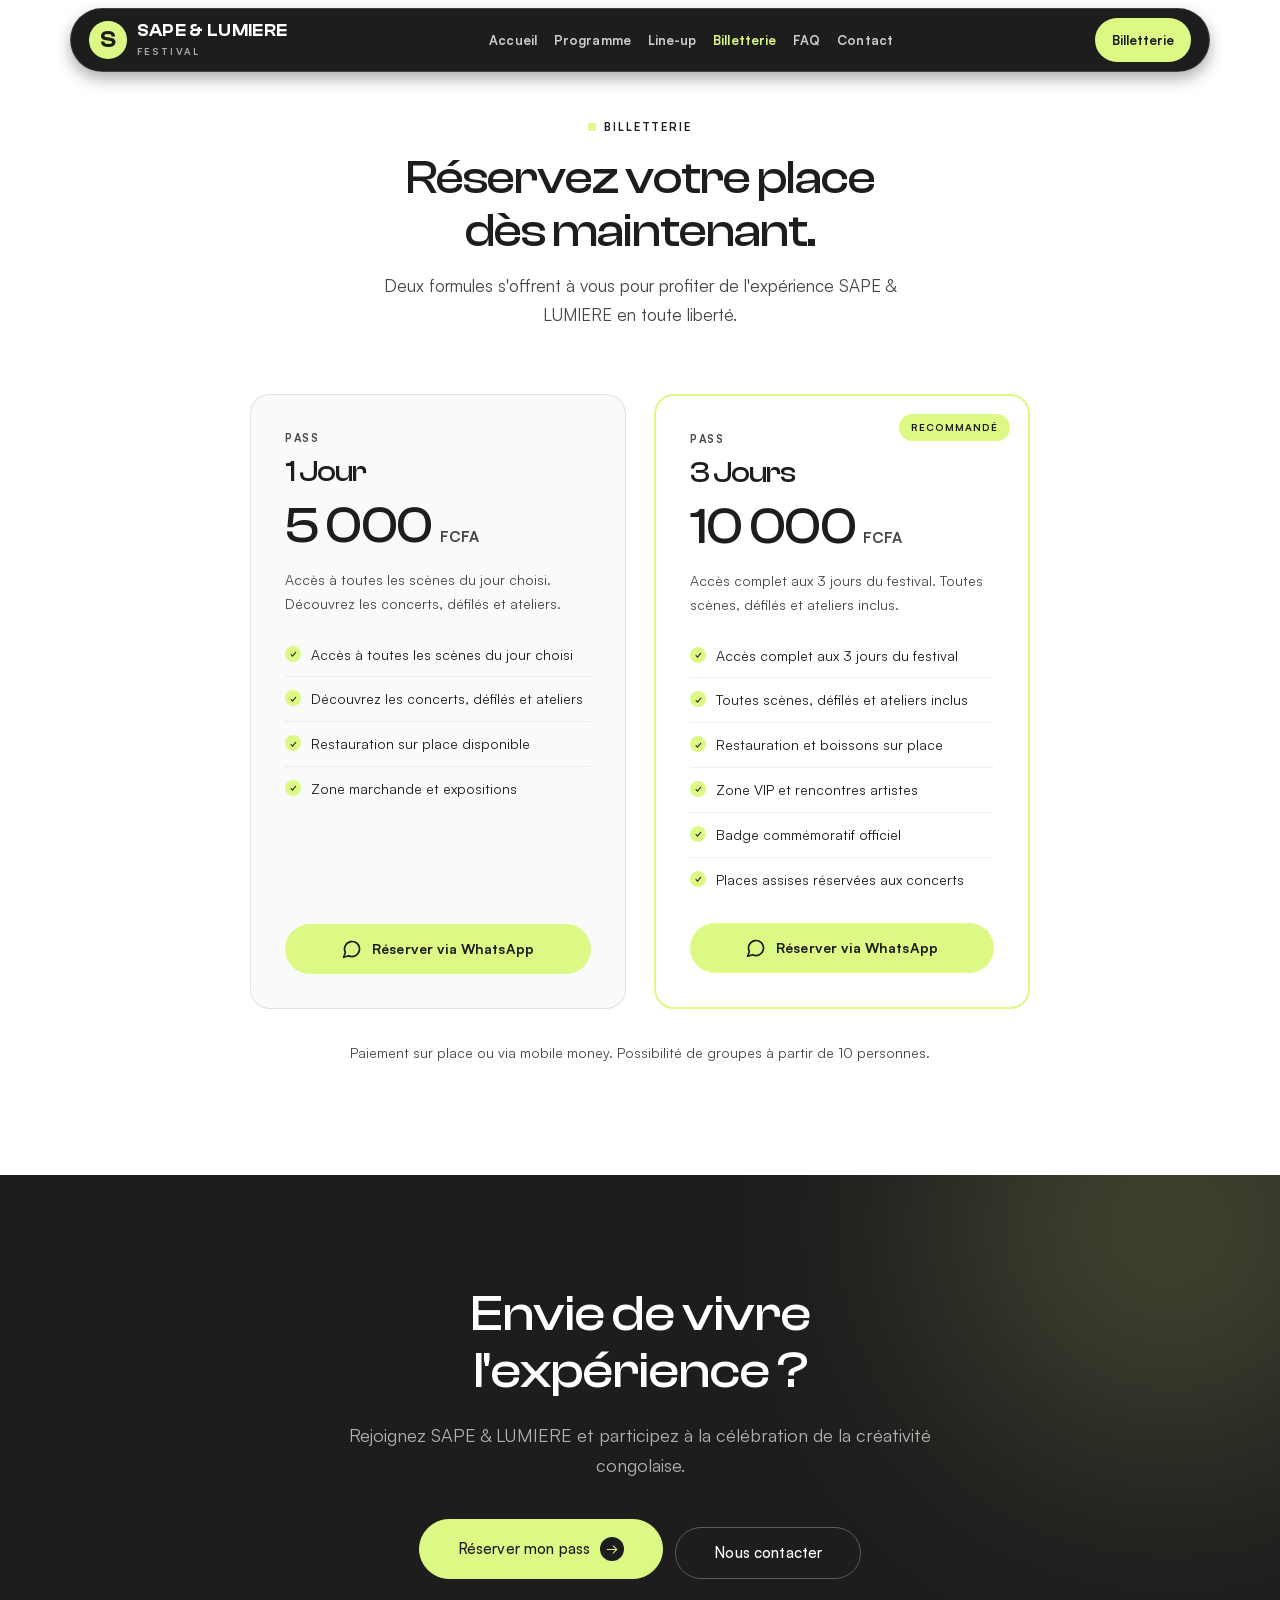
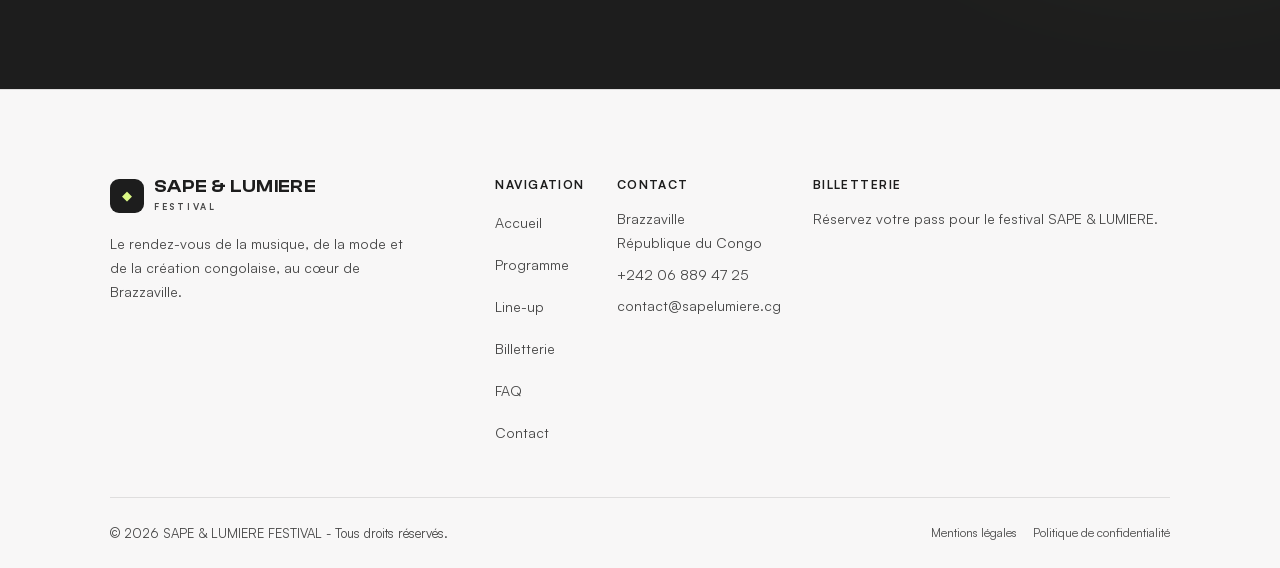
<file: billetterie.html>
﻿<!doctype html>
<html lang="fr">
  <head>
    <meta charset="UTF-8" />
    <meta name="viewport" content="width=device-width, initial-scale=1.0" />
    <title>Billetterie - Festival SAPE & LUMIERE Brazzaville</title>
    <meta
      name="description"
      content="Réservez votre pass pour le Festival SAPE & LUMIERE : Pass 1 jour et Pass 3 jours, réservez via WhatsApp."
    />
    <link rel="icon" href="public/favicon.ico" />
    <link rel="preload" href="assets/fonts/ClashDisplay-600.woff2" as="font" type="font/woff2" crossorigin />
    <link rel="preload" href="assets/fonts/Satoshi-400.woff2" as="font" type="font/woff2" crossorigin />
    <link rel="stylesheet" href="css/style.css" />
  </head>
  <body>
    <!-- HEADER -->
    <header class="header header--scrolled">
      <div class="header_inner">
        <a href="index.html" class="header_logo">
          <span class="header_logo-main">SAPE &amp; LUMIERE</span>
          <span class="header_logo-sub">Festival</span>
        </a>
        <nav class="header_nav">
          <ul class="header_menu">
            <li><a href="index.html" class="header_link">Accueil</a></li>
            <li>
              <a href="programmation.html" class="header_link">Programme</a>
            </li>
            <li><a href="line-up.html" class="header_link">Line-up</a></li>
            <li>
              <a href="billetterie.html" class="header_link active"
                >Billetterie</a
              >
            </li>
            <li><a href="faq.html" class="header_link">FAQ</a></li>
            <li><a href="contact.html" class="header_link">Contact</a></li>
          </ul>
        </nav>
        <a href="billetterie.html" class="header_cta">Billetterie</a>
        <button
          class="header_hamburger"
          aria-label="Ouvrir le menu"
          aria-expanded="false"
        >
          <span class="header_hamburger-line"></span>
          <span class="header_hamburger-line"></span>
          <span class="header_hamburger-line"></span>
        </button>
      </div>
    </header>

    <!-- MOBILE MENU -->
    <div class="mobile-menu">
      <div class="mobile-menu_overlay"></div>
      <div class="mobile-menu_panel">
        <button class="mobile-menu_close" aria-label="Fermer le menu">
          &times;
        </button>
        <nav class="mobile-menu_list">
          <a href="index.html" class="mobile-menu_link">Accueil</a>
          <a href="programmation.html" class="mobile-menu_link"
            >Programme</a
          >
          <a href="line-up.html" class="mobile-menu_link">Line-up</a>
          <a href="billetterie.html" class="mobile-menu_link">Billetterie</a>
          <a href="faq.html" class="mobile-menu_link">FAQ</a>
          <a href="contact.html" class="mobile-menu_link">Contact</a>
        </nav>
        <a href="billetterie.html" class="mobile-menu_cta">Réserver mon pass</a>
      </div>
    </div>

    <main>
      <!-- BILLETTERIE -->
      <section
        class="billetterie"
        style="padding-top: calc(var(--header-h) + 40px)"
      >
        <div class="container">
          <div class="section-header">
            <span class="section-header_tag">Billetterie</span>
            <h2 class="section-header_title">
              Réservez votre place<br />dès maintenant.
            </h2>
            <p class="section-header_desc">
              Deux formules s'offrent à vous pour profiter de l'expérience SAPE
              &amp; LUMIERE en toute liberté.
            </p>
          </div>
          <div class="billetterie_grid">
            <!-- Pass 1 Jour -->
            <div class="billetterie_card">
              <span class="billetterie_card-tag">Pass</span>
              <h3 class="billetterie_card-name">1 Jour</h3>
              <div class="billetterie_card-price">
                <span class="billetterie_card-amount">5 000</span>
                <span class="billetterie_card-currency">FCFA</span>
              </div>
              <p class="billetterie_card-desc">
                Accès à toutes les scènes du jour choisi. Découvrez les
                concerts, défilés et ateliers.
              </p>
              <ul class="billetterie_card-features">
                <li>Accès à toutes les scènes du jour choisi</li>
                <li>Découvrez les concerts, défilés et ateliers</li>
                <li>Restauration sur place disponible</li>
                <li>Zone marchande et expositions</li>
              </ul>
              <div class="billetterie_card-btn">
                <a
                  href="https://wa.me/242068894725?text=Bonjour%2C%20je%20souhaite%20reserver%20un%20Pass%201%20jour%20pour%20le%20Festival%20Sape%20%26%20Lumiere"
                  target="_blank"
                  rel="noopener noreferrer"
                  class="btn btn--whatsapp"
                >
                  <svg
                    class="btn_icon"
                    xmlns="http://www.w3.org/2000/svg"
                    viewBox="0 0 24 24"
                    fill="none"
                    stroke="currentColor"
                    stroke-width="2"
                    stroke-linecap="round"
                    stroke-linejoin="round"
                  >
                    <path d="M7.9 20A9 9 0 1 0 4 16.1L2 22Z" />
                  </svg>
                  Réserver via WhatsApp
                </a>
              </div>
            </div>
            <!-- Pass 3 Jours -->
            <div class="billetterie_card billetterie_card--featured">
              <span class="billetterie_card-badge">Recommandé</span>
              <span class="billetterie_card-tag">Pass</span>
              <h3 class="billetterie_card-name">3 Jours</h3>
              <div class="billetterie_card-price">
                <span class="billetterie_card-amount">10 000</span>
                <span class="billetterie_card-currency">FCFA</span>
              </div>
              <p class="billetterie_card-desc">
                Accès complet aux 3 jours du festival. Toutes scènes, défilés et
                ateliers inclus.
              </p>
              <ul class="billetterie_card-features">
                <li>Accès complet aux 3 jours du festival</li>
                <li>Toutes scènes, défilés et ateliers inclus</li>
                <li>Restauration et boissons sur place</li>
                <li>Zone VIP et rencontres artistes</li>
                <li>Badge commémoratif officiel</li>
                <li>Places assises réservées aux concerts</li>
              </ul>
              <div class="billetterie_card-btn">
                <a
                  href="https://wa.me/242068894725?text=Bonjour%2C%20je%20souhaite%20reserver%20un%20Pass%203%20jours%20pour%20le%20Festival%20Sape%20%26%20Lumiere"
                  target="_blank"
                  rel="noopener noreferrer"
                  class="btn btn--whatsapp"
                >
                  <svg
                    class="btn_icon"
                    xmlns="http://www.w3.org/2000/svg"
                    viewBox="0 0 24 24"
                    fill="none"
                    stroke="currentColor"
                    stroke-width="2"
                    stroke-linecap="round"
                    stroke-linejoin="round"
                  >
                    <path d="M7.9 20A9 9 0 1 0 4 16.1L2 22Z" />
                  </svg>
                  Réserver via WhatsApp
                </a>
              </div>
            </div>
          </div>
          <p
            style="
              text-align: center;
              margin-top: 32px;
              font-size: 14px;
              color: var(--gray);
            "
          >
            Paiement sur place ou via mobile money. Possibilité de groupes à
            partir de 10 personnes.
          </p>
        </div>
      </section>

      <!-- INSCRIPTION CTA -->
      <section class="inscription">
        <div class="container inscription_inner">
          <h2 class="inscription_title">Envie de vivre l'expérience ?</h2>
          <p class="inscription_desc">
            Rejoignez SAPE &amp; LUMIERE et participez à la célébration de la
            créativité congolaise.
          </p>
          <div class="inscription_action">
            <a
              href="https://wa.me/242068894725?text=Bonjour%2C%20je%20souhaite%20reserver%20mon%20pass%20pour%20le%20Festival%20Sape%20%26%20Lumiere"
              target="_blank"
              rel="noopener noreferrer"
              class="btn btn--primary btn--lg"
              >Réserver mon pass</a
            >
            <a
              href="contact.html"
              class="btn btn--outline btn--lg"
              style="margin-top: 8px"
              >Nous contacter</a
            >
          </div>
        </div>
      </section>
    </main>

    <!-- FOOTER -->
    <footer class="footer">
      <div class="container">
        <div class="footer_top">
          <div>
            <div class="footer_logo">
              <span class="footer_logo-main">SAPE &amp; LUMIERE</span>
              <span class="footer_logo-sub">Festival</span>
            </div>
            <p class="footer_tagline">
              Le rendez-vous de la musique, de la mode et de la création
              congolaise, au cœur de Brazzaville.
            </p>
          </div>
          <div class="footer_nav">
            <div>
              <h4 class="footer_col-title">Navigation</h4>
              <ul class="footer_list">
                <li><a href="index.html">Accueil</a></li>
                <li><a href="programmation.html">Programme</a></li>
                <li><a href="line-up.html">Line-up</a></li>
                <li><a href="billetterie.html">Billetterie</a></li>
                <li><a href="faq.html">FAQ</a></li>
                <li><a href="contact.html">Contact</a></li>
              </ul>
            </div>
            <div>
              <h4 class="footer_col-title">Contact</h4>
              <p class="footer_address">Brazzaville<br />République du Congo</p>
              <p class="footer_address">
                <a
                  href="https://wa.me/242068894725"
                  target="_blank"
                  rel="noopener noreferrer"
                  style="color: inherit"
                  >+242 06 889 47 25</a
                >
              </p>
              <p class="footer_address">
                <a href="mailto:contact@sapelumiere.cg" style="color: inherit"
                  >contact@sapelumiere.cg</a
                >
              </p>
            </div>
            <div>
              <h4 class="footer_col-title">Billetterie</h4>
              <p class="footer_address">
                Réservez votre pass pour le festival SAPE &amp; LUMIERE.
              </p>
            </div>
          </div>
        </div>
        <div class="footer_bottom">
          <p class="footer_copy">
            &copy; 2026 SAPE &amp; LUMIERE FESTIVAL - Tous droits réservés.
          </p>
          <div class="footer_legal">
            <a href="#">Mentions légales</a>
            <a href="#">Politique de confidentialité</a>
          </div>
        </div>
      </div>
    </footer>

    <button class="scroll-top" aria-label="Retour en haut">
      <svg
        xmlns="http://www.w3.org/2000/svg"
        width="20"
        height="20"
        viewBox="0 0 24 24"
        fill="none"
        stroke="currentColor"
        stroke-width="2"
        stroke-linecap="round"
        stroke-linejoin="round"
      >
        <path d="m18 15-6-6-6 6" />
      </svg>
    </button>

    <script src="js/main.js"></script>
  </body>
</html>
</file>
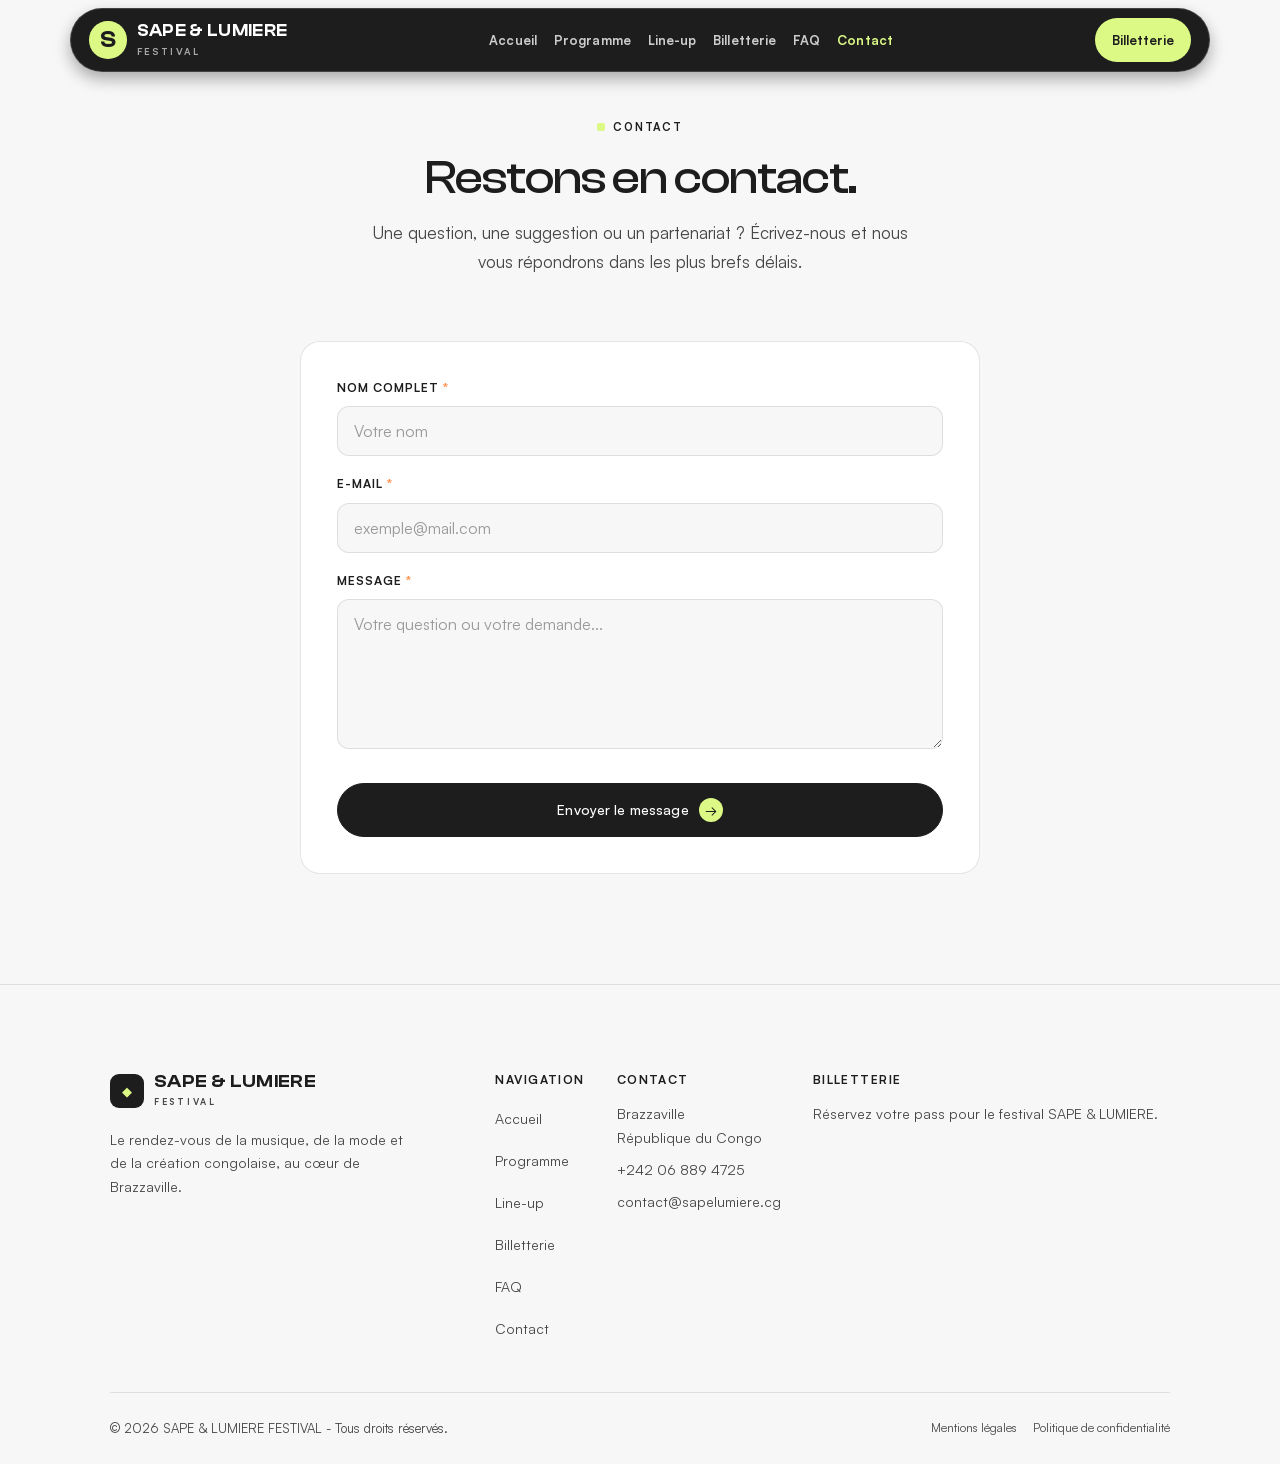
<file: contact.html>
﻿<!doctype html>
<html lang="fr">
  <head>
    <meta charset="UTF-8" />
    <meta name="viewport" content="width=device-width, initial-scale=1.0" />
    <title>Contact - Festival SAPE & LUMIERE Brazzaville</title>
    <meta
      name="description"
      content="Contactez l'équipe du Festival SAPE & LUMIERE : questions, suggestions, partenariats."
    />
    <link rel="icon" href="public/favicon.ico" />
    <link rel="preload" href="assets/fonts/ClashDisplay-600.woff2" as="font" type="font/woff2" crossorigin />
    <link rel="preload" href="assets/fonts/Satoshi-400.woff2" as="font" type="font/woff2" crossorigin />
    <link rel="stylesheet" href="css/style.css" />
  </head>
  <body>
    <!-- HEADER -->
    <header class="header header--scrolled">
      <div class="header_inner">
        <a href="index.html" class="header_logo">
          <span class="header_logo-main">SAPE &amp; LUMIERE</span>
          <span class="header_logo-sub">Festival</span>
        </a>
        <nav class="header_nav">
          <ul class="header_menu">
            <li><a href="index.html" class="header_link">Accueil</a></li>
            <li>
              <a href="programmation.html" class="header_link">Programme</a>
            </li>
            <li><a href="line-up.html" class="header_link">Line-up</a></li>
            <li>
              <a href="billetterie.html" class="header_link">Billetterie</a>
            </li>
            <li><a href="faq.html" class="header_link">FAQ</a></li>
            <li>
              <a href="contact.html" class="header_link active">Contact</a>
            </li>
          </ul>
        </nav>
        <a href="billetterie.html" class="header_cta">Billetterie</a>
        <button
          class="header_hamburger"
          aria-label="Ouvrir le menu"
          aria-expanded="false"
        >
          <span class="header_hamburger-line"></span>
          <span class="header_hamburger-line"></span>
          <span class="header_hamburger-line"></span>
        </button>
      </div>
    </header>

    <!-- MOBILE MENU -->
    <div class="mobile-menu">
      <div class="mobile-menu_overlay"></div>
      <div class="mobile-menu_panel">
        <button class="mobile-menu_close" aria-label="Fermer le menu">
          &times;
        </button>
        <nav class="mobile-menu_list">
          <a href="index.html" class="mobile-menu_link">Accueil</a>
          <a href="programmation.html" class="mobile-menu_link"
            >Programme</a
          >
          <a href="line-up.html" class="mobile-menu_link">Line-up</a>
          <a href="billetterie.html" class="mobile-menu_link">Billetterie</a>
          <a href="faq.html" class="mobile-menu_link">FAQ</a>
          <a href="contact.html" class="mobile-menu_link">Contact</a>
        </nav>
        <a href="billetterie.html" class="mobile-menu_cta">Réserver mon pass</a>
      </div>
    </div>

    <main>
      <!-- CONTACT -->
      <section
        class="contact"
        style="padding-top: calc(var(--header-h) + 40px)"
      >
        <div class="container">
          <div class="section-header">
            <span class="section-header_tag">Contact</span>
            <h2 class="section-header_title">Restons en contact.</h2>
            <p class="section-header_desc">
              Une question, une suggestion ou un partenariat ? Écrivez-nous et
              nous vous répondrons dans les plus brefs délais.
            </p>
          </div>
          <div class="contact_inner">
            <form id="contact-form" class="contact_form" action="https://formspree.io/f/FORM_ID" method="POST" novalidate>
              <div class="contact_field">
                <label class="contact_label" for="contact-nom"
                  >Nom complet <span>*</span></label
                >
                <input
                  id="contact-nom"
                  class="contact_input"
                  name="nom"
                  placeholder="Votre nom"
                />
                <p class="contact_error" data-for="nom"></p>
              </div>
              <div class="contact_field">
                <label class="contact_label" for="contact-email"
                  >E-mail <span>*</span></label
                >
                <input
                  id="contact-email"
                  class="contact_input"
                  name="email"
                  type="email"
                  inputmode="email"
                  placeholder="exemple@mail.com"
                />
                <p class="contact_error" data-for="email"></p>
              </div>
              <div class="contact_field">
                <label class="contact_label" for="contact-msg"
                  >Message <span>*</span></label
                >
                <textarea
                  id="contact-msg"
                  class="contact_input contact_textarea"
                  name="message"
                  rows="4"
                  placeholder="Votre question ou votre demande..."
                ></textarea>
                <p class="contact_error" data-for="message"></p>
              </div>
              <button type="submit" class="btn btn--primary contact_submit">
                Envoyer le message
              </button>
            </form>
            <div class="contact_success" style="display: none">
              <p>
                Message envoyé ! Merci pour votre message. Notre equipe vous
                recontactera rapidement.
              </p>
            </div>
          </div>
        </div>
      </section>
    </main>

    <!-- FOOTER -->
    <footer class="footer">
      <div class="container">
        <div class="footer_top">
          <div>
            <div class="footer_logo">
              <span class="footer_logo-main">SAPE &amp; LUMIERE</span>
              <span class="footer_logo-sub">Festival</span>
            </div>
            <p class="footer_tagline">
              Le rendez-vous de la musique, de la mode et de la création
              congolaise, au cœur de Brazzaville.
            </p>
          </div>
          <div class="footer_nav">
            <div>
              <h4 class="footer_col-title">Navigation</h4>
              <ul class="footer_list">
                <li><a href="index.html">Accueil</a></li>
                <li><a href="programmation.html">Programme</a></li>
                <li><a href="line-up.html">Line-up</a></li>
                <li><a href="billetterie.html">Billetterie</a></li>
                <li><a href="faq.html">FAQ</a></li>
                <li><a href="contact.html">Contact</a></li>
              </ul>
            </div>
            <div>
              <h4 class="footer_col-title">Contact</h4>
              <p class="footer_address">Brazzaville<br />République du Congo</p>
              <p class="footer_address">
                <a
                  href="https://wa.me/242068894725"
                  target="_blank"
                  rel="noopener noreferrer"
                  style="color: inherit"
                  >+242 06 889 4725</a
                >
              </p>
              <p class="footer_address">
                <a href="mailto:contact@sapelumiere.cg" style="color: inherit"
                  >contact@sapelumiere.cg</a
                >
              </p>
            </div>
            <div>
              <h4 class="footer_col-title">Billetterie</h4>
              <p class="footer_address">
                Réservez votre pass pour le festival SAPE &amp; LUMIERE.
              </p>
            </div>
          </div>
        </div>
        <div class="footer_bottom">
          <p class="footer_copy">
            &copy; 2026 SAPE &amp; LUMIERE FESTIVAL - Tous droits réservés.
          </p>
          <div class="footer_legal">
            <a href="#">Mentions légales</a>
            <a href="#">Politique de confidentialité</a>
          </div>
        </div>
      </div>
    </footer>

    <button class="scroll-top" aria-label="Retour en haut">
      <svg
        xmlns="http://www.w3.org/2000/svg"
        width="20"
        height="20"
        viewBox="0 0 24 24"
        fill="none"
        stroke="currentColor"
        stroke-width="2"
        stroke-linecap="round"
        stroke-linejoin="round"
      >
        <path d="m18 15-6-6-6 6" />
      </svg>
    </button>

    <script src="js/main.js"></script>
  </body>
</html>
</file>
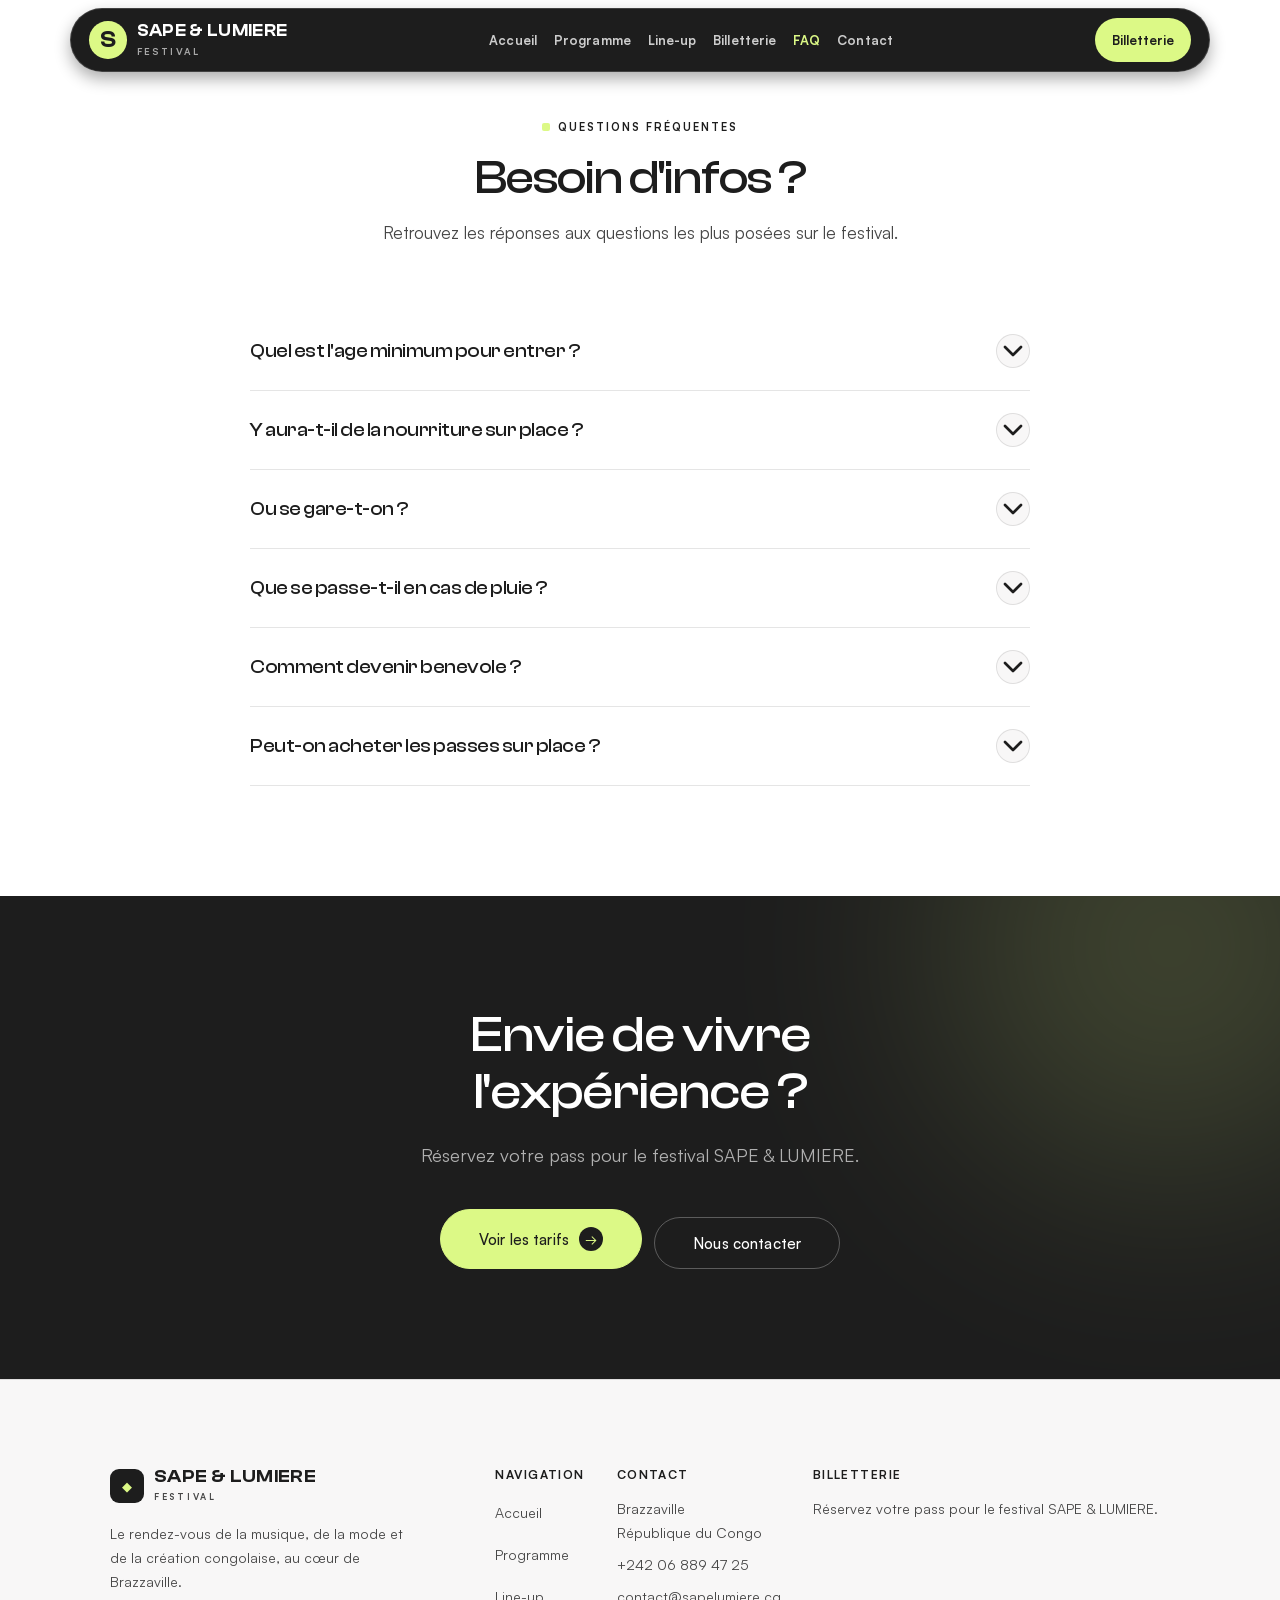
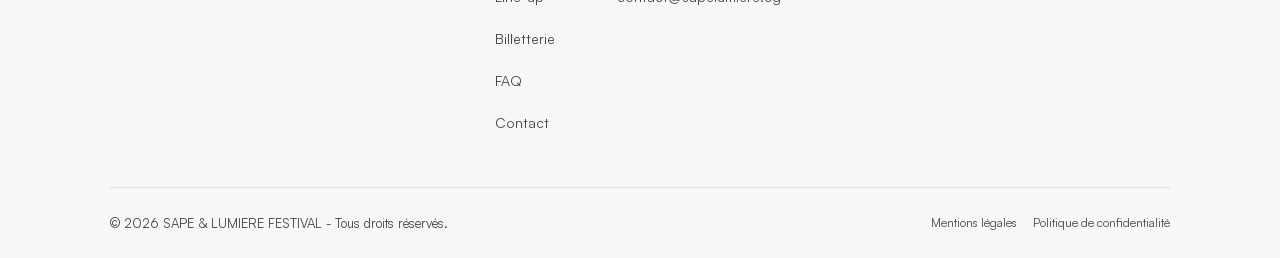
<file: faq.html>
﻿<!doctype html>
<html lang="fr">
  <head>
    <meta charset="UTF-8" />
    <meta name="viewport" content="width=device-width, initial-scale=1.0" />
    <title>FAQ - Festival SAPE & LUMIERE Brazzaville</title>
    <meta
      name="description"
      content="Questions fréquentes sur le Festival SAPE & LUMIERE : age minimum, restauration, parking, billetterie."
    />
    <link rel="icon" href="public/favicon.ico" />
    <link rel="preload" href="assets/fonts/ClashDisplay-600.woff2" as="font" type="font/woff2" crossorigin />
    <link rel="preload" href="assets/fonts/Satoshi-400.woff2" as="font" type="font/woff2" crossorigin />
    <link rel="stylesheet" href="css/style.css" />
  </head>
  <body>
    <!-- HEADER -->
    <header class="header header--scrolled">
      <div class="header_inner">
        <a href="index.html" class="header_logo">
          <span class="header_logo-main">SAPE &amp; LUMIERE</span>
          <span class="header_logo-sub">Festival</span>
        </a>
        <nav class="header_nav">
          <ul class="header_menu">
            <li><a href="index.html" class="header_link">Accueil</a></li>
            <li>
              <a href="programmation.html" class="header_link">Programme</a>
            </li>
            <li><a href="line-up.html" class="header_link">Line-up</a></li>
            <li>
              <a href="billetterie.html" class="header_link">Billetterie</a>
            </li>
            <li><a href="faq.html" class="header_link active">FAQ</a></li>
            <li><a href="contact.html" class="header_link">Contact</a></li>
          </ul>
        </nav>
        <a href="billetterie.html" class="header_cta">Billetterie</a>
        <button
          class="header_hamburger"
          aria-label="Ouvrir le menu"
          aria-expanded="false"
        >
          <span class="header_hamburger-line"></span>
          <span class="header_hamburger-line"></span>
          <span class="header_hamburger-line"></span>
        </button>
      </div>
    </header>

    <!-- MOBILE MENU -->
    <div class="mobile-menu">
      <div class="mobile-menu_overlay"></div>
      <div class="mobile-menu_panel">
        <button class="mobile-menu_close" aria-label="Fermer le menu">
          &times;
        </button>
        <nav class="mobile-menu_list">
          <a href="index.html" class="mobile-menu_link">Accueil</a>
          <a href="programmation.html" class="mobile-menu_link"
            >Programme</a
          >
          <a href="line-up.html" class="mobile-menu_link">Line-up</a>
          <a href="billetterie.html" class="mobile-menu_link">Billetterie</a>
          <a href="faq.html" class="mobile-menu_link">FAQ</a>
          <a href="contact.html" class="mobile-menu_link">Contact</a>
        </nav>
        <a href="billetterie.html" class="mobile-menu_cta">Réserver mon pass</a>
      </div>
    </div>

    <main>
      <!-- FAQ -->
      <section class="faq" style="padding-top: calc(var(--header-h) + 40px)">
        <div class="container">
          <div class="section-header">
            <span class="section-header_tag">Questions fréquentes</span>
            <h2 class="section-header_title">Besoin d'infos ?</h2>
            <p class="section-header_desc">
              Retrouvez les réponses aux questions les plus posées sur le
              festival.
            </p>
          </div>
          <div class="faq_list">
            <div class="faq-item">
              <button class="faq-item_q" aria-expanded="false">
                <span>Quel est l'age minimum pour entrer ?</span>
                <svg
                  class="faq-item_icon"
                  xmlns="http://www.w3.org/2000/svg"
                  width="20"
                  height="20"
                  viewBox="0 0 24 24"
                  fill="none"
                  stroke="currentColor"
                  stroke-width="2"
                  stroke-linecap="round"
                  stroke-linejoin="round"
                >
                  <path d="m6 9 6 6 6-6" />
                </svg>
              </button>
              <div class="faq-item_a">
                Le festival est ouvert à tous les ages. Les enfants de moins de
                12 ans entrent gratuitement accompagnées d'un adulte.
              </div>
            </div>
            <div class="faq-item">
              <button class="faq-item_q" aria-expanded="false">
                <span>Y aura-t-il de la nourriture sur place ?</span>
                <svg
                  class="faq-item_icon"
                  xmlns="http://www.w3.org/2000/svg"
                  width="20"
                  height="20"
                  viewBox="0 0 24 24"
                  fill="none"
                  stroke="currentColor"
                  stroke-width="2"
                  stroke-linecap="round"
                  stroke-linejoin="round"
                >
                  <path d="m6 9 6 6 6-6" />
                </svg>
              </button>
              <div class="faq-item_a">
                Oui, plusieurs stands de restauration seront disponibles tout au
                long du festival, avec des spécialités congolaises et des
                boissons fraîches.
              </div>
            </div>
            <div class="faq-item">
              <button class="faq-item_q" aria-expanded="false">
                <span>Ou se gare-t-on ?</span>
                <svg
                  class="faq-item_icon"
                  xmlns="http://www.w3.org/2000/svg"
                  width="20"
                  height="20"
                  viewBox="0 0 24 24"
                  fill="none"
                  stroke="currentColor"
                  stroke-width="2"
                  stroke-linecap="round"
                  stroke-linejoin="round"
                >
                  <path d="m6 9 6 6 6-6" />
                </svg>
              </button>
              <div class="faq-item_a">
                Un parking sécurisé est prévu à l'entrée principale du site. Il
                est conseillé d'arriver en avance pour garantir une place.
              </div>
            </div>
            <div class="faq-item">
              <button class="faq-item_q" aria-expanded="false">
                <span>Que se passe-t-il en cas de pluie ?</span>
                <svg
                  class="faq-item_icon"
                  xmlns="http://www.w3.org/2000/svg"
                  width="20"
                  height="20"
                  viewBox="0 0 24 24"
                  fill="none"
                  stroke="currentColor"
                  stroke-width="2"
                  stroke-linecap="round"
                  stroke-linejoin="round"
                >
                  <path d="m6 9 6 6 6-6" />
                </svg>
              </button>
              <div class="faq-item_a">
                Le festival est principalement à ciel ouvert, mais des
                structures couvertes protègent les scènes principales, les
                espaces d'exposition et les ateliers.
              </div>
            </div>
            <div class="faq-item">
              <button class="faq-item_q" aria-expanded="false">
                <span>Comment devenir benevole ?</span>
                <svg
                  class="faq-item_icon"
                  xmlns="http://www.w3.org/2000/svg"
                  width="20"
                  height="20"
                  viewBox="0 0 24 24"
                  fill="none"
                  stroke="currentColor"
                  stroke-width="2"
                  stroke-linecap="round"
                  stroke-linejoin="round"
                >
                  <path d="m6 9 6 6 6-6" />
                </svg>
              </button>
              <div class="faq-item_a">
                Rendez-vous sur la page d'inscription et sélectionnez le type «
                Bénévole ». Notre equipe vous recontactera sous 72 heures.
              </div>
            </div>
            <div class="faq-item">
              <button class="faq-item_q" aria-expanded="false">
                <span>Peut-on acheter les passes sur place ?</span>
                <svg
                  class="faq-item_icon"
                  xmlns="http://www.w3.org/2000/svg"
                  width="20"
                  height="20"
                  viewBox="0 0 24 24"
                  fill="none"
                  stroke="currentColor"
                  stroke-width="2"
                  stroke-linecap="round"
                  stroke-linejoin="round"
                >
                  <path d="m6 9 6 6 6-6" />
                </svg>
              </button>
              <div class="faq-item_a">
                Oui, les passes sont disponibles à l'entrée du festival. Pour
                éviter les files d'attente, nous vous conseillons de réserver à
                l'avance via WhatsApp.
              </div>
            </div>
          </div>
        </div>
      </section>

      <!-- INSCRIPTION CTA -->
      <section class="inscription">
        <div class="container inscription_inner">
          <h2 class="inscription_title">Envie de vivre l'expérience ?</h2>
          <p class="inscription_desc">
            Réservez votre pass pour le festival SAPE &amp; LUMIERE.
          </p>
          <div class="inscription_action">
            <a href="billetterie.html" class="btn btn--primary btn--lg"
              >Voir les tarifs</a
            >
            <a
              href="contact.html"
              class="btn btn--outline btn--lg"
              style="margin-top: 8px"
              >Nous contacter</a
            >
          </div>
        </div>
      </section>
    </main>

    <!-- FOOTER -->
    <footer class="footer">
      <div class="container">
        <div class="footer_top">
          <div>
            <div class="footer_logo">
              <span class="footer_logo-main">SAPE &amp; LUMIERE</span>
              <span class="footer_logo-sub">Festival</span>
            </div>
            <p class="footer_tagline">
              Le rendez-vous de la musique, de la mode et de la création
              congolaise, au cœur de Brazzaville.
            </p>
          </div>
          <div class="footer_nav">
            <div>
              <h4 class="footer_col-title">Navigation</h4>
              <ul class="footer_list">
                <li><a href="index.html">Accueil</a></li>
                <li><a href="programmation.html">Programme</a></li>
                <li><a href="line-up.html">Line-up</a></li>
                <li><a href="billetterie.html">Billetterie</a></li>
                <li><a href="faq.html">FAQ</a></li>
                <li><a href="contact.html">Contact</a></li>
              </ul>
            </div>
            <div>
              <h4 class="footer_col-title">Contact</h4>
              <p class="footer_address">Brazzaville<br />République du Congo</p>
              <p class="footer_address">
                <a
                  href="https://wa.me/242068894725"
                  target="_blank"
                  rel="noopener noreferrer"
                  style="color: inherit"
                  >+242 06 889 47 25</a
                >
              </p>
              <p class="footer_address">
                <a href="mailto:contact@sapelumiere.cg" style="color: inherit"
                  >contact@sapelumiere.cg</a
                >
              </p>
            </div>
            <div>
              <h4 class="footer_col-title">Billetterie</h4>
              <p class="footer_address">
                Réservez votre pass pour le festival SAPE &amp; LUMIERE.
              </p>
            </div>
          </div>
        </div>
        <div class="footer_bottom">
          <p class="footer_copy">
            &copy; 2026 SAPE &amp; LUMIERE FESTIVAL - Tous droits réservés.
          </p>
          <div class="footer_legal">
            <a href="#">Mentions légales</a>
            <a href="#">Politique de confidentialité</a>
          </div>
        </div>
      </div>
    </footer>

    <button class="scroll-top" aria-label="Retour en haut">
      <svg
        xmlns="http://www.w3.org/2000/svg"
        width="20"
        height="20"
        viewBox="0 0 24 24"
        fill="none"
        stroke="currentColor"
        stroke-width="2"
        stroke-linecap="round"
        stroke-linejoin="round"
      >
        <path d="m18 15-6-6-6 6" />
      </svg>
    </button>

    <script src="js/main.js"></script>
  </body>
</html>
</file>
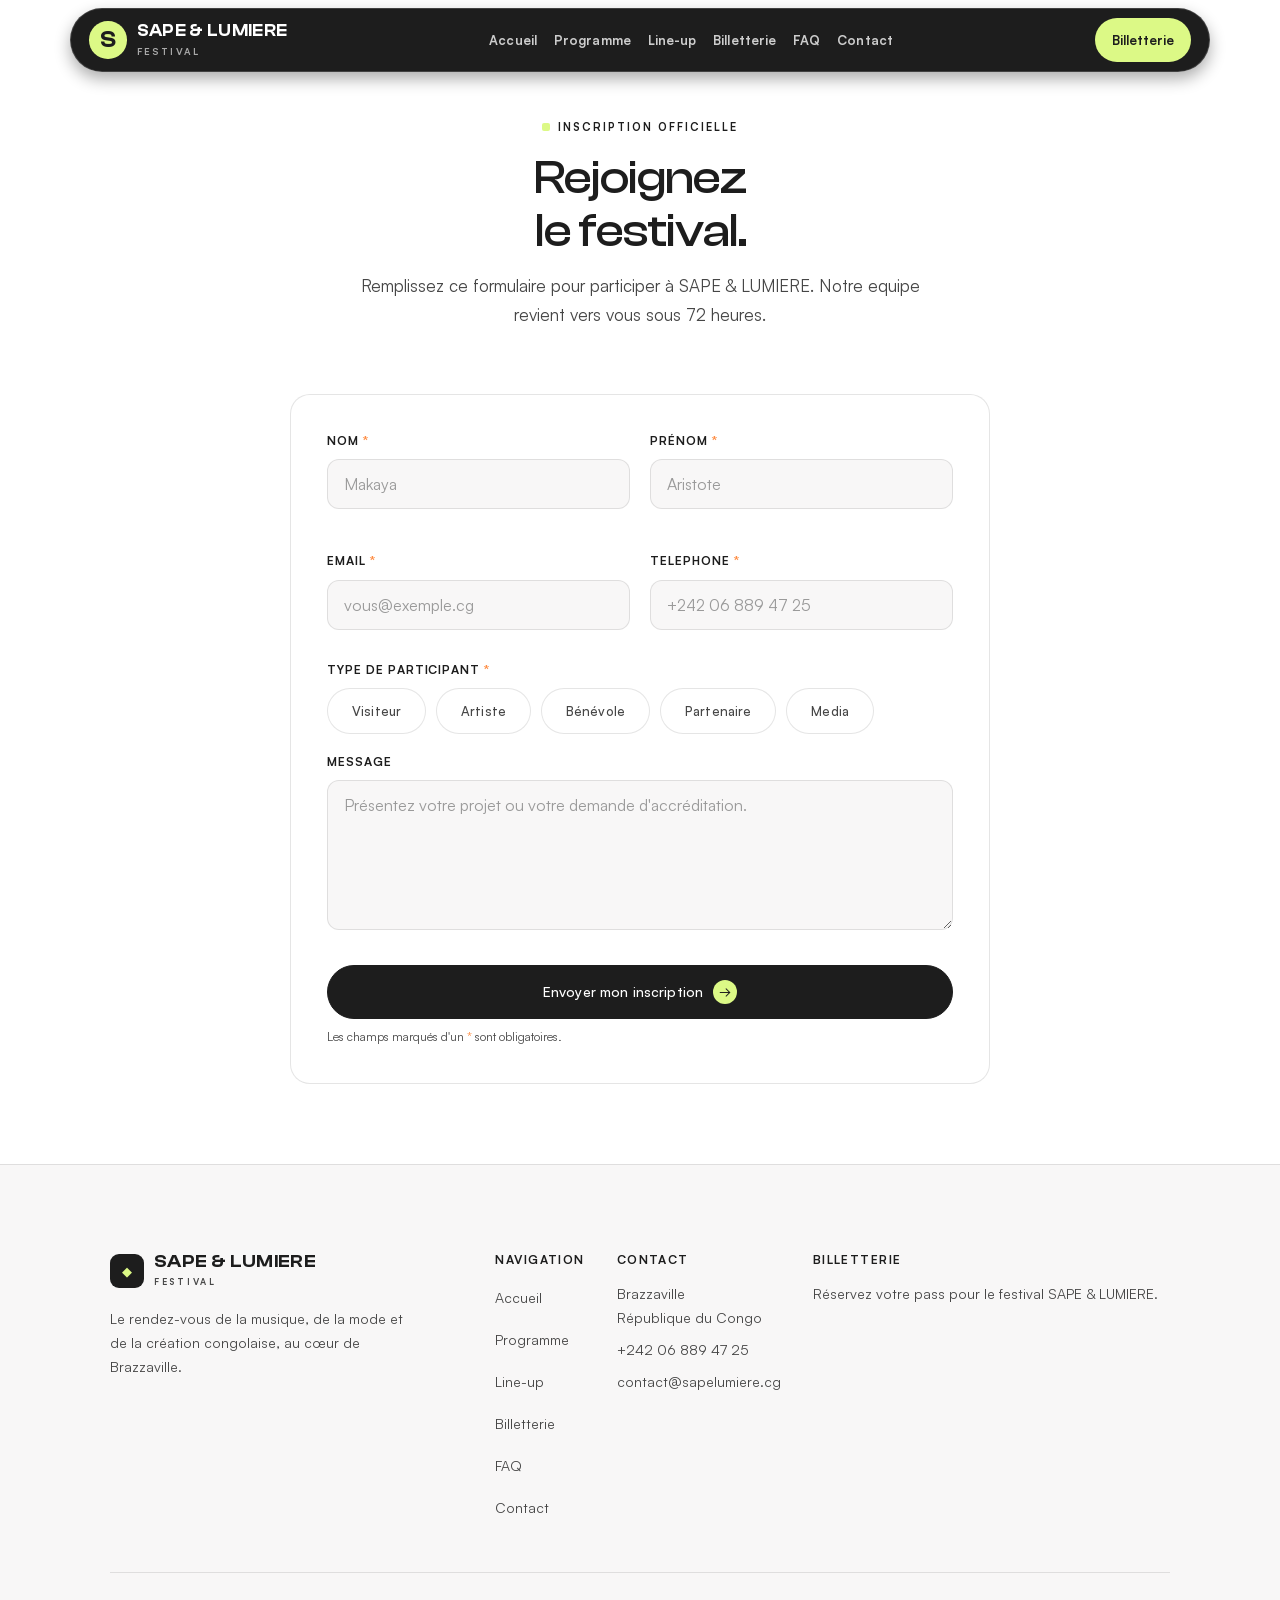
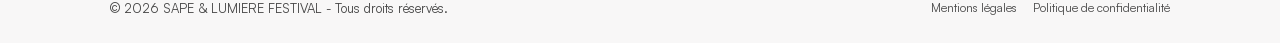
<file: inscription.html>
﻿<!doctype html>
<html lang="fr">
  <head>
    <meta charset="UTF-8" />
    <meta name="viewport" content="width=device-width, initial-scale=1.0" />
    <title>Inscription - Festival SAPE & LUMIERE Brazzaville</title>
    <meta
      name="description"
      content="Inscrivez-vous au festival SAPE & LUMIERE à Brazzaville : visiteur, artiste, bénévole, partenaire ou média."
    />
    <link rel="icon" href="public/favicon.ico" />
    <link rel="preload" href="assets/fonts/ClashDisplay-600.woff2" as="font" type="font/woff2" crossorigin />
    <link rel="preload" href="assets/fonts/Satoshi-400.woff2" as="font" type="font/woff2" crossorigin />
    <link rel="stylesheet" href="css/style.css" />
  </head>
  <body>
    <header class="header header--scrolled">
      <div class="header_inner">
        <a href="index.html" class="header_logo">
          <span class="header_logo-main">SAPE &amp; LUMIERE</span>
          <span class="header_logo-sub">Festival</span>
        </a>
        <nav class="header_nav">
          <ul class="header_menu">
            <li><a href="index.html" class="header_link">Accueil</a></li>
            <li>
              <a href="programmation.html" class="header_link">Programme</a>
            </li>
            <li><a href="line-up.html" class="header_link">Line-up</a></li>
            <li>
              <a href="billetterie.html" class="header_link">Billetterie</a>
            </li>
            <li><a href="faq.html" class="header_link">FAQ</a></li>
            <li><a href="contact.html" class="header_link">Contact</a></li>
          </ul>
        </nav>
        <a href="billetterie.html" class="header_cta">Billetterie</a>
        <button
          class="header_hamburger"
          aria-label="Ouvrir le menu"
          aria-expanded="false"
        >
          <span class="header_hamburger-line"></span>
          <span class="header_hamburger-line"></span>
          <span class="header_hamburger-line"></span>
        </button>
      </div>
    </header>

    <div class="mobile-menu">
      <div class="mobile-menu_overlay"></div>
      <div class="mobile-menu_panel">
        <button class="mobile-menu_close" aria-label="Fermer le menu">
          &times;
        </button>
        <nav class="mobile-menu_list">
          <a href="index.html" class="mobile-menu_link">Accueil</a>
          <a href="programmation.html" class="mobile-menu_link"
            >Programme</a
          >
          <a href="line-up.html" class="mobile-menu_link">Line-up</a>
          <a href="billetterie.html" class="mobile-menu_link">Billetterie</a>
          <a href="faq.html" class="mobile-menu_link">FAQ</a>
          <a href="contact.html" class="mobile-menu_link">Contact</a>
        </nav>
        <a href="billetterie.html" class="mobile-menu_cta">Réserver mon pass</a>
      </div>
    </div>

    <main>
      <section
        class="programmation"
        style="padding-top: calc(var(--header-h) + 40px); padding-bottom: 80px"
      >
        <div class="container">
          <div class="section-header">
            <span class="section-header_tag">Inscription officielle</span>
            <h2 class="section-header_title">Rejoignez<br />le festival.</h2>
            <p class="section-header_desc">
              Remplissez ce formulaire pour participer à SAPE &amp; LUMIERE.
              Notre equipe revient vers vous sous 72 heures.
            </p>
          </div>
          <div style="max-width: 700px; margin: 0 auto">
            <form id="inscription-form" class="contact_form" novalidate>
              <div
                style="display: grid; grid-template-columns: 1fr 1fr; gap: 20px"
              >
                <div class="contact_field">
                  <label class="contact_label" for="inscr-nom"
                    >Nom <span>*</span></label
                  >
                  <input
                    id="inscr-nom"
                    class="contact_input"
                    name="nom"
                    maxlength="60"
                    placeholder="Makaya"
                  />
                  <p class="contact_error" data-for="nom"></p>
                </div>
                <div class="contact_field">
                  <label class="contact_label" for="inscr-prenom"
                    >Prénom <span>*</span></label
                  >
                  <input
                    id="inscr-prenom"
                    class="contact_input"
                    name="prenom"
                    maxlength="60"
                    placeholder="Aristote"
                  />
                  <p class="contact_error" data-for="prenom"></p>
                </div>
                <div class="contact_field">
                  <label class="contact_label" for="inscr-email"
                    >Email <span>*</span></label
                  >
                  <input
                    id="inscr-email"
                    class="contact_input"
                    name="email"
                    type="email"
                    maxlength="255"
                    placeholder="vous@exemple.cg"
                  />
                  <p class="contact_error" data-for="email"></p>
                </div>
                <div class="contact_field">
                  <label class="contact_label" for="inscr-tel"
                    >Telephone <span>*</span></label
                  >
                  <input
                    id="inscr-tel"
                    class="contact_input"
                    name="telephone"
                    type="tel"
                    inputmode="tel"
                    maxlength="16"
                    placeholder="+242 06 889 47 25"
                  />
                  <p class="contact_error" data-for="telephone"></p>
                </div>
              </div>
              <div class="contact_field" style="margin-top: 8px">
                <label class="contact_label"
                  >Type de participant <span>*</span></label
                >
                <div
                  class="lineup_filters"
                  style="
                    justify-content: flex-start;
                    margin-bottom: 0;
                    margin-top: 4px;
                  "
                >
                  <button
                    type="button"
                    class="lineup_filter type-select"
                    data-type="Visiteur"
                  >
                    Visiteur
                  </button>
                  <button
                    type="button"
                    class="lineup_filter type-select"
                    data-type="Artiste"
                  >
                    Artiste
                  </button>
                  <button
                    type="button"
                    class="lineup_filter type-select"
                    data-type="Benevole"
                  >
                    Bénévole
                  </button>
                  <button
                    type="button"
                    class="lineup_filter type-select"
                    data-type="Partenaire"
                  >
                    Partenaire
                  </button>
                  <button
                    type="button"
                    class="lineup_filter type-select"
                    data-type="Media"
                  >
                    Media
                  </button>
                </div>
                <input type="hidden" name="type" value="" />
                <p class="contact_error" data-for="type"></p>
              </div>
              <div class="contact_field">
                <label class="contact_label" for="inscr-msg">Message</label>
                <textarea
                  id="inscr-msg"
                  class="contact_input contact_textarea"
                  name="message"
                  rows="5"
                  maxlength="600"
                  placeholder="Présentez votre projet ou votre demande d'accréditation."
                ></textarea>
                <p class="contact_error" data-for="message"></p>
              </div>
              <button type="submit" class="btn btn--primary contact_submit">
                Envoyer mon inscription
              </button>
              <p style="font-size: 12px; color: var(--gray); margin-top: 8px">
                Les champs marqués d'un
                <span style="color: var(--red)">*</span> sont obligatoires.
              </p>
            </form>
            <div class="contact_success" style="display: none">
              <p>
                Inscription enregistrée ! Merci ! Un email de confirmation vous
                sera envoyé prochainement.
              </p>
            </div>
          </div>
        </div>
      </section>
    </main>

    <footer class="footer">
      <div class="container">
        <div class="footer_top">
          <div>
            <div class="footer_logo">
              <span class="footer_logo-main">SAPE &amp; LUMIERE</span>
              <span class="footer_logo-sub">Festival</span>
            </div>
            <p class="footer_tagline">
              Le rendez-vous de la musique, de la mode et de la création
              congolaise, au cœur de Brazzaville.
            </p>
          </div>
          <div class="footer_nav">
            <div>
              <h4 class="footer_col-title">Navigation</h4>
              <ul class="footer_list">
                <li><a href="index.html">Accueil</a></li>
                <li><a href="programmation.html">Programme</a></li>
                <li><a href="line-up.html">Line-up</a></li>
                <li><a href="billetterie.html">Billetterie</a></li>
                <li><a href="faq.html">FAQ</a></li>
                <li><a href="contact.html">Contact</a></li>
              </ul>
            </div>
            <div>
              <h4 class="footer_col-title">Contact</h4>
              <p class="footer_address">Brazzaville<br />République du Congo</p>
              <p class="footer_address">
                <a
                  href="https://wa.me/242068894725"
                  target="_blank"
                  rel="noopener noreferrer"
                  style="color: inherit"
                  >+242 06 889 47 25</a
                >
              </p>
              <p class="footer_address">
                <a href="mailto:contact@sapelumiere.cg" style="color: inherit"
                  >contact@sapelumiere.cg</a
                >
              </p>
            </div>
            <div>
              <h4 class="footer_col-title">Billetterie</h4>
              <p class="footer_address">
                Réservez votre pass pour le festival SAPE &amp; LUMIERE.
              </p>
            </div>
          </div>
        </div>
        <div class="footer_bottom">
          <p class="footer_copy">
            &copy; 2026 SAPE &amp; LUMIERE FESTIVAL - Tous droits réservés.
          </p>
          <div class="footer_legal">
            <a href="#">Mentions légales</a>
            <a href="#">Politique de confidentialité</a>
          </div>
        </div>
      </div>
    </footer>

    <button class="scroll-top" aria-label="Retour en haut">
      <svg
        xmlns="http://www.w3.org/2000/svg"
        width="20"
        height="20"
        viewBox="0 0 24 24"
        fill="none"
        stroke="currentColor"
        stroke-width="2"
        stroke-linecap="round"
        stroke-linejoin="round"
      >
        <path d="m18 15-6-6-6 6" />
      </svg>
    </button>

    <script src="js/main.js"></script>
  </body>
</html>
</file>
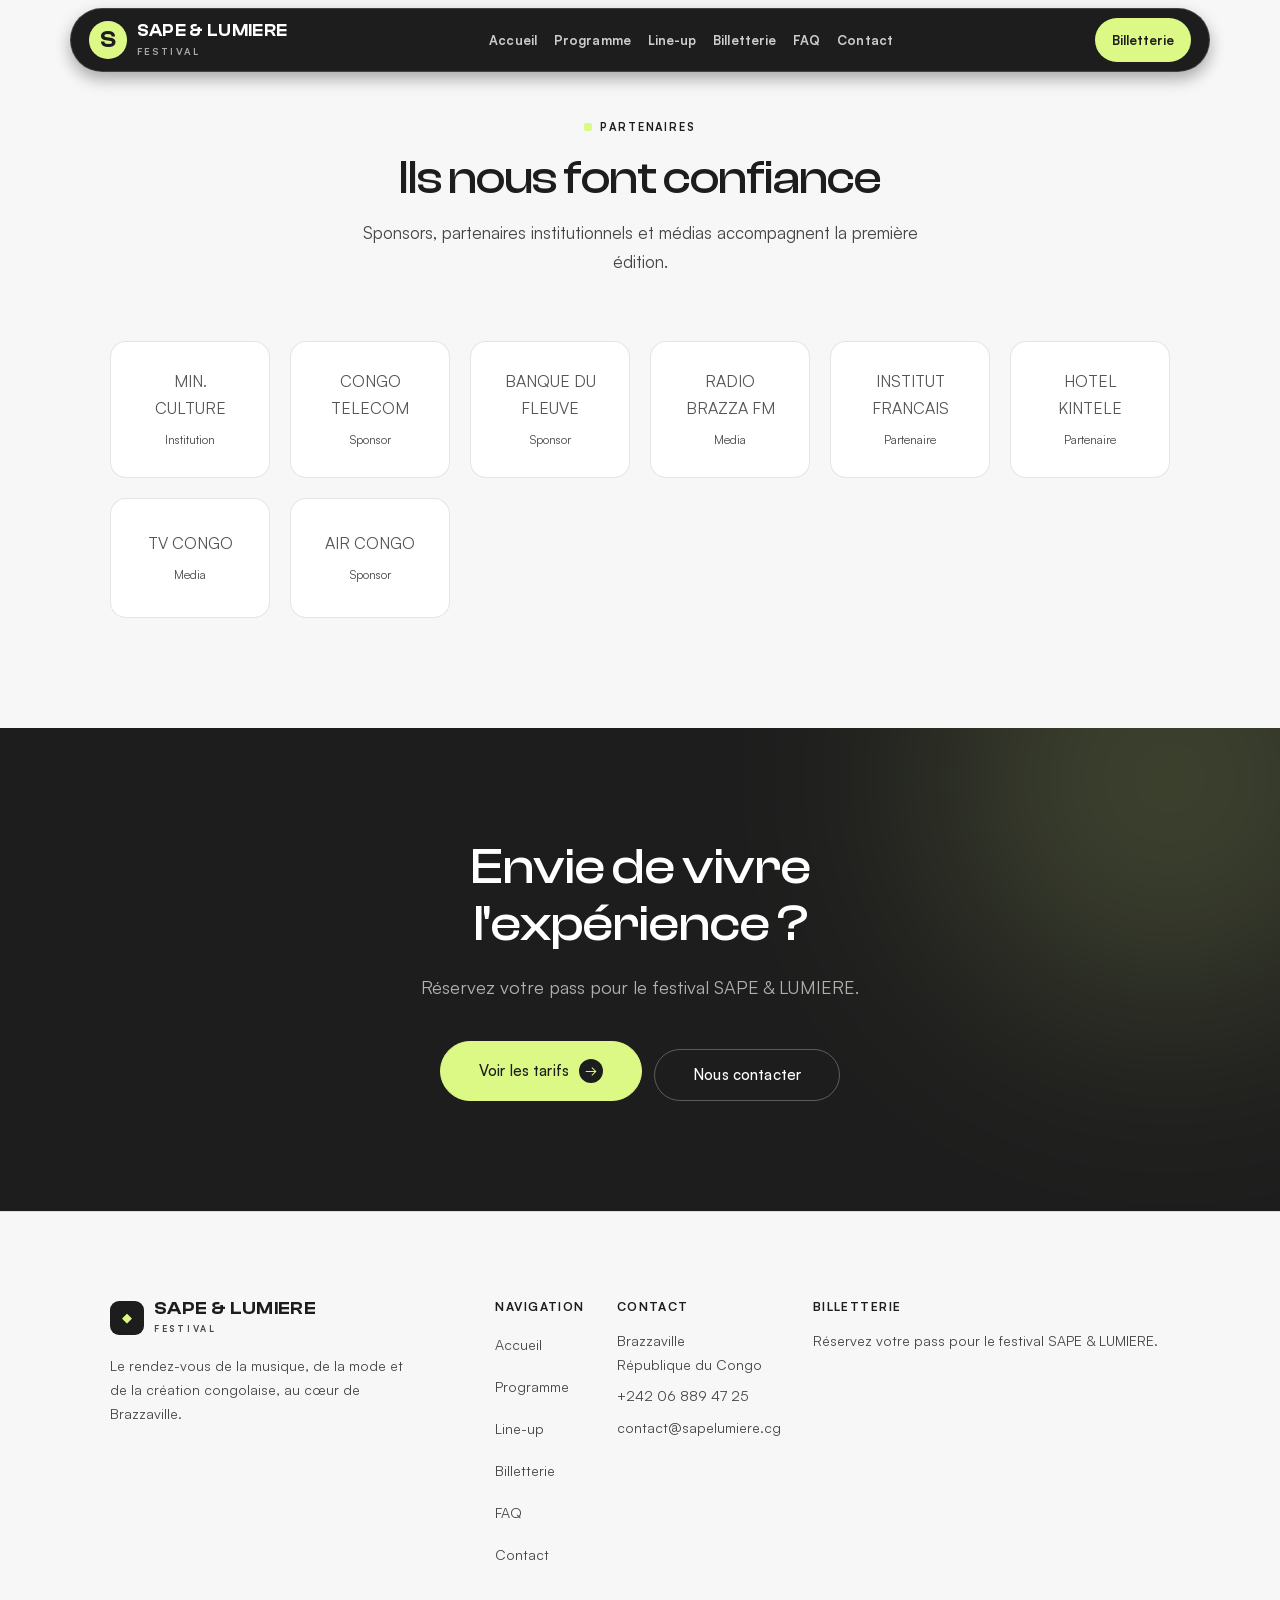
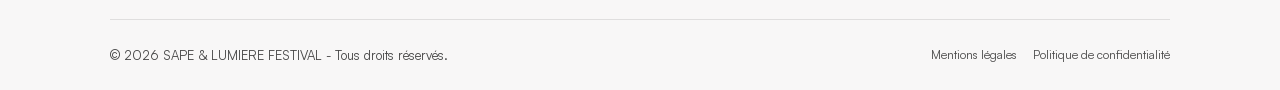
<file: partenaires.html>
﻿<!doctype html>
<html lang="fr">
  <head>
    <meta charset="UTF-8" />
    <meta name="viewport" content="width=device-width, initial-scale=1.0" />
    <title>Partenaires - Festival SAPE & LUMIERE Brazzaville</title>
    <meta
      name="description"
      content="Découvrez les partenaires et sponsors du Festival SAPE & LUMIERE à Brazzaville."
    />
    <link rel="icon" href="public/favicon.ico" />
    <link rel="preload" href="assets/fonts/ClashDisplay-600.woff2" as="font" type="font/woff2" crossorigin />
    <link rel="preload" href="assets/fonts/Satoshi-400.woff2" as="font" type="font/woff2" crossorigin />
    <link rel="stylesheet" href="css/style.css" />
  </head>
  <body>
    <header class="header header--scrolled">
      <div class="header_inner">
        <a href="index.html" class="header_logo">
          <span class="header_logo-main">SAPE &amp; LUMIERE</span>
          <span class="header_logo-sub">Festival</span>
        </a>
        <nav class="header_nav">
          <ul class="header_menu">
            <li><a href="index.html" class="header_link">Accueil</a></li>
            <li>
              <a href="programmation.html" class="header_link">Programme</a>
            </li>
            <li><a href="line-up.html" class="header_link">Line-up</a></li>
            <li>
              <a href="billetterie.html" class="header_link">Billetterie</a>
            </li>
            <li><a href="faq.html" class="header_link">FAQ</a></li>
            <li><a href="contact.html" class="header_link">Contact</a></li>
          </ul>
        </nav>
        <a href="billetterie.html" class="header_cta">Billetterie</a>
        <button
          class="header_hamburger"
          aria-label="Ouvrir le menu"
          aria-expanded="false"
        >
          <span class="header_hamburger-line"></span>
          <span class="header_hamburger-line"></span>
          <span class="header_hamburger-line"></span>
        </button>
      </div>
    </header>

    <div class="mobile-menu">
      <div class="mobile-menu_overlay"></div>
      <div class="mobile-menu_panel">
        <button class="mobile-menu_close" aria-label="Fermer le menu">
          &times;
        </button>
        <nav class="mobile-menu_list">
          <a href="index.html" class="mobile-menu_link">Accueil</a>
          <a href="programmation.html" class="mobile-menu_link"
            >Programme</a
          >
          <a href="line-up.html" class="mobile-menu_link">Line-up</a>
          <a href="billetterie.html" class="mobile-menu_link">Billetterie</a>
          <a href="faq.html" class="mobile-menu_link">FAQ</a>
          <a href="contact.html" class="mobile-menu_link">Contact</a>
        </nav>
        <a href="billetterie.html" class="mobile-menu_cta">Réserver mon pass</a>
      </div>
    </div>

    <main>
      <section
        class="partenaires"
        style="padding-top: calc(var(--header-h) + 40px)"
      >
        <div class="container">
          <div class="section-header">
            <span class="section-header_tag">Partenaires</span>
            <h2 class="section-header_title">Ils nous font confiance</h2>
            <p class="section-header_desc">
              Sponsors, partenaires institutionnels et médias accompagnent la
              première édition.
            </p>
          </div>
          <div class="partenaires_grid">
            <div class="partenaire-card">
              <span class="partenaire-card_logo">MIN. CULTURE</span
              ><span class="partenaire-card_name">Institution</span>
            </div>
            <div class="partenaire-card">
              <span class="partenaire-card_logo">CONGO TELECOM</span
              ><span class="partenaire-card_name">Sponsor</span>
            </div>
            <div class="partenaire-card">
              <span class="partenaire-card_logo">BANQUE DU FLEUVE</span
              ><span class="partenaire-card_name">Sponsor</span>
            </div>
            <div class="partenaire-card">
              <span class="partenaire-card_logo">RADIO BRAZZA FM</span
              ><span class="partenaire-card_name">Media</span>
            </div>
            <div class="partenaire-card">
              <span class="partenaire-card_logo">INSTITUT FRANCAIS</span
              ><span class="partenaire-card_name">Partenaire</span>
            </div>
            <div class="partenaire-card">
              <span class="partenaire-card_logo">HOTEL KINTELE</span
              ><span class="partenaire-card_name">Partenaire</span>
            </div>
            <div class="partenaire-card">
              <span class="partenaire-card_logo">TV CONGO</span
              ><span class="partenaire-card_name">Media</span>
            </div>
            <div class="partenaire-card">
              <span class="partenaire-card_logo">AIR CONGO</span
              ><span class="partenaire-card_name">Sponsor</span>
            </div>
          </div>
        </div>
      </section>

      <section class="inscription">
        <div class="container inscription_inner">
          <h2 class="inscription_title">Envie de vivre l'expérience ?</h2>
          <p class="inscription_desc">
            Réservez votre pass pour le festival SAPE &amp; LUMIERE.
          </p>
          <div class="inscription_action">
            <a href="billetterie.html" class="btn btn--primary btn--lg"
              >Voir les tarifs</a
            >
            <a
              href="contact.html"
              class="btn btn--outline btn--lg"
              style="margin-top: 8px"
              >Nous contacter</a
            >
          </div>
        </div>
      </section>
    </main>

    <footer class="footer">
      <div class="container">
        <div class="footer_top">
          <div>
            <div class="footer_logo">
              <span class="footer_logo-main">SAPE &amp; LUMIERE</span>
              <span class="footer_logo-sub">Festival</span>
            </div>
            <p class="footer_tagline">
              Le rendez-vous de la musique, de la mode et de la création
              congolaise, au cœur de Brazzaville.
            </p>
          </div>
          <div class="footer_nav">
            <div>
              <h4 class="footer_col-title">Navigation</h4>
              <ul class="footer_list">
                <li><a href="index.html">Accueil</a></li>
                <li><a href="programmation.html">Programme</a></li>
                <li><a href="line-up.html">Line-up</a></li>
                <li><a href="billetterie.html">Billetterie</a></li>
                <li><a href="faq.html">FAQ</a></li>
                <li><a href="contact.html">Contact</a></li>
              </ul>
            </div>
            <div>
              <h4 class="footer_col-title">Contact</h4>
              <p class="footer_address">Brazzaville<br />République du Congo</p>
              <p class="footer_address">
                <a
                  href="https://wa.me/242068894725"
                  target="_blank"
                  rel="noopener noreferrer"
                  style="color: inherit"
                  >+242 06 889 47 25</a
                >
              </p>
              <p class="footer_address">
                <a href="mailto:contact@sapelumiere.cg" style="color: inherit"
                  >contact@sapelumiere.cg</a
                >
              </p>
            </div>
            <div>
              <h4 class="footer_col-title">Billetterie</h4>
              <p class="footer_address">
                Réservez votre pass pour le festival SAPE &amp; LUMIERE.
              </p>
            </div>
          </div>
        </div>
        <div class="footer_bottom">
          <p class="footer_copy">
            &copy; 2026 SAPE &amp; LUMIERE FESTIVAL - Tous droits réservés.
          </p>
          <div class="footer_legal">
            <a href="#">Mentions légales</a>
            <a href="#">Politique de confidentialité</a>
          </div>
        </div>
      </div>
    </footer>

    <button class="scroll-top" aria-label="Retour en haut">
      <svg
        xmlns="http://www.w3.org/2000/svg"
        width="20"
        height="20"
        viewBox="0 0 24 24"
        fill="none"
        stroke="currentColor"
        stroke-width="2"
        stroke-linecap="round"
        stroke-linejoin="round"
      >
        <path d="m18 15-6-6-6 6" />
      </svg>
    </button>

    <script src="js/main.js"></script>
  </body>
</html>
</file>
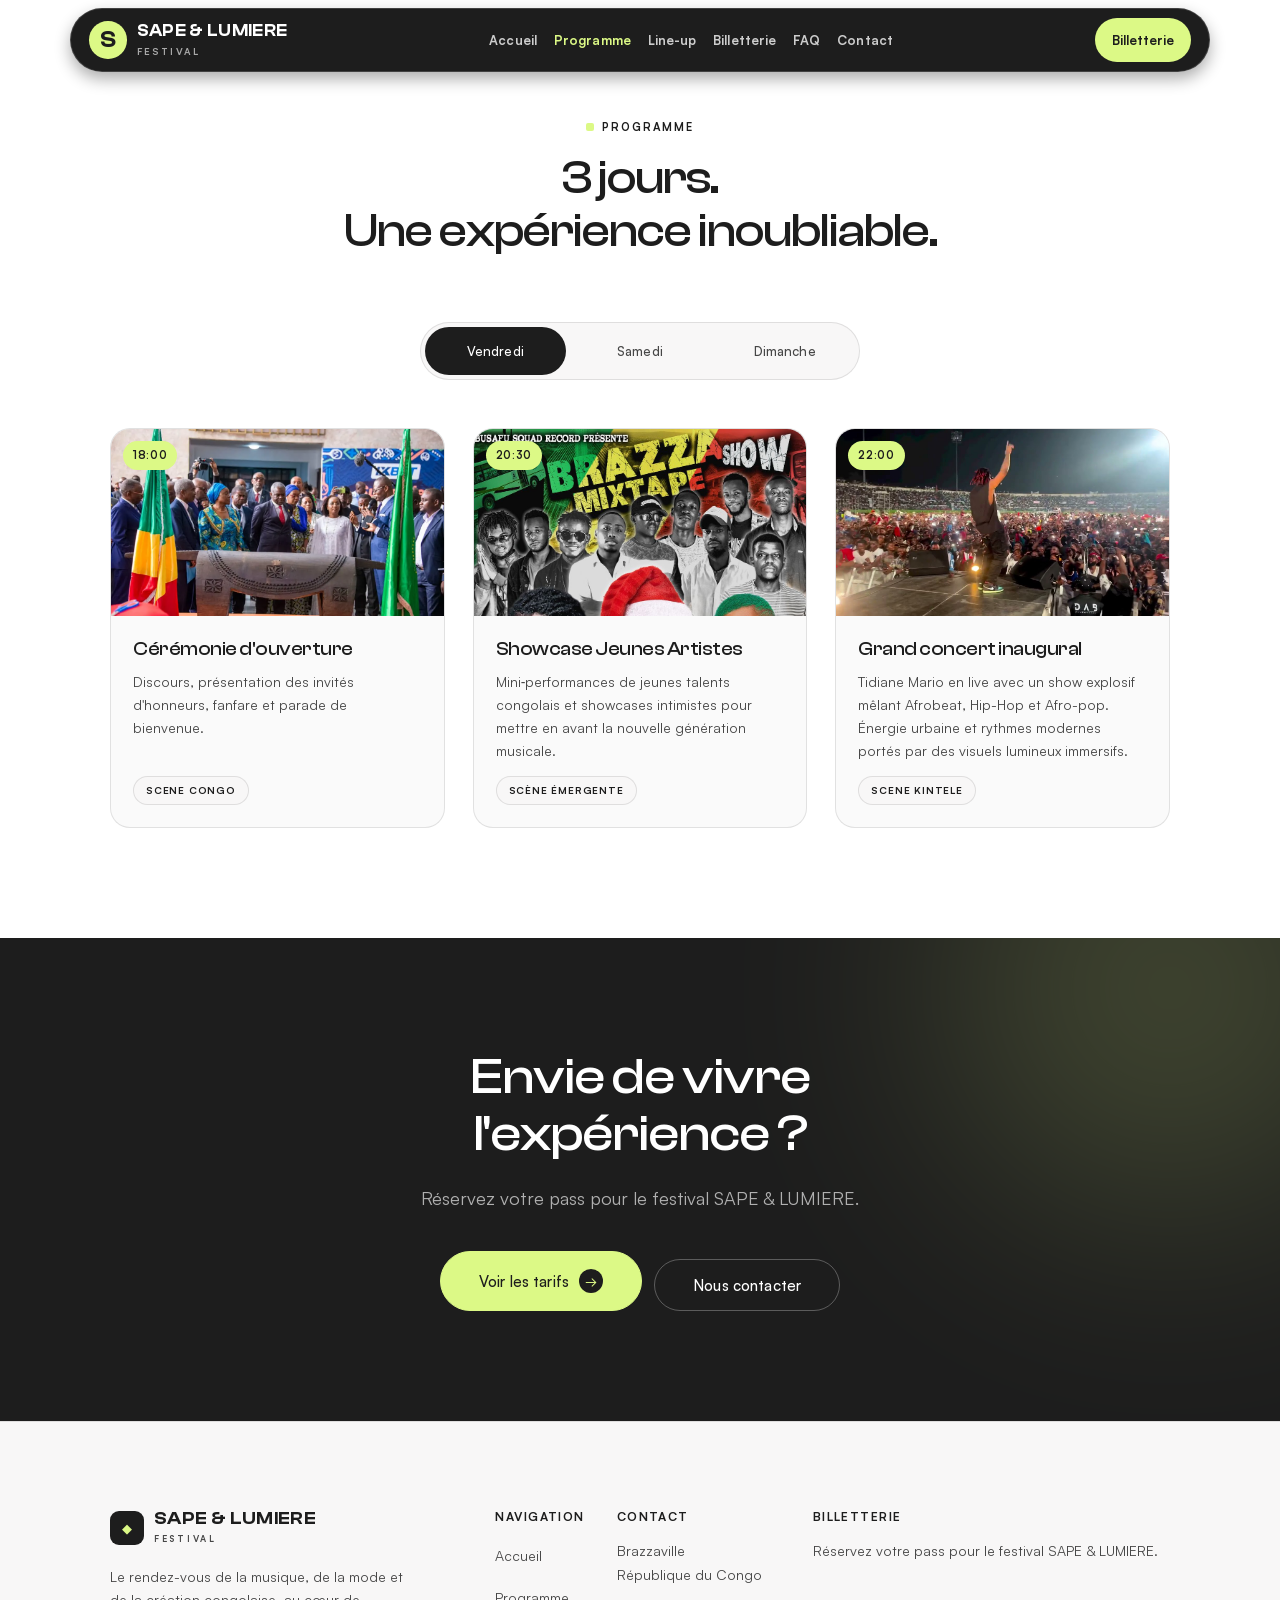
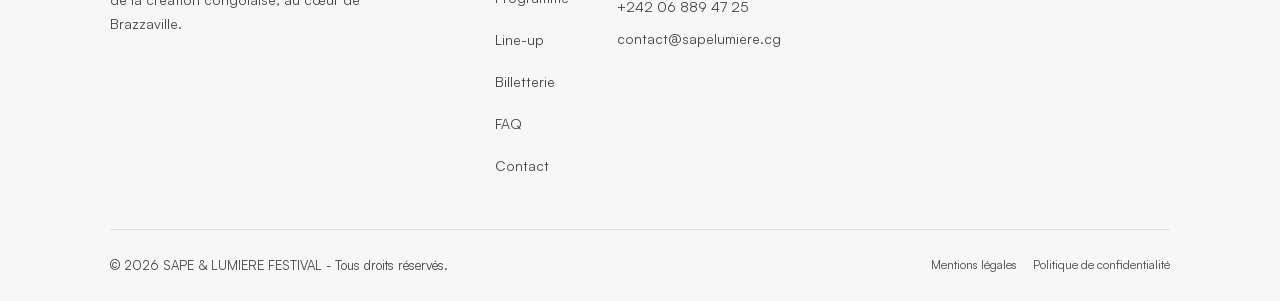
<file: programmation.html>
﻿<!doctype html>
<html lang="fr">
  <head>
    <meta charset="UTF-8" />
    <meta name="viewport" content="width=device-width, initial-scale=1.0" />
    <title>Programme - Festival SAPE & LUMIERE Brazzaville</title>
    <meta
      name="description"
      content="Découvrez le programme du Festival SAPE & LUMIERE : trois jours de concerts, défilés et ateliers à Brazzaville."
    />
    <link rel="icon" href="public/favicon.ico" />
    <link rel="preload" href="assets/fonts/ClashDisplay-600.woff2" as="font" type="font/woff2" crossorigin />
    <link rel="preload" href="assets/fonts/Satoshi-400.woff2" as="font" type="font/woff2" crossorigin />
    <link rel="stylesheet" href="css/style.css" />
  </head>
  <body>
    <!-- HEADER -->
    <header class="header header--scrolled">
      <div class="header_inner">
        <a href="index.html" class="header_logo">
          <span class="header_logo-main">SAPE &amp; LUMIERE</span>
          <span class="header_logo-sub">Festival</span>
        </a>
        <nav class="header_nav">
          <ul class="header_menu">
            <li><a href="index.html" class="header_link">Accueil</a></li>
            <li>
              <a href="programmation.html" class="header_link active"
                >Programme</a
              >
            </li>
            <li><a href="line-up.html" class="header_link">Line-up</a></li>
            <li>
              <a href="billetterie.html" class="header_link">Billetterie</a>
            </li>
            <li><a href="faq.html" class="header_link">FAQ</a></li>
            <li><a href="contact.html" class="header_link">Contact</a></li>
          </ul>
        </nav>
        <a href="billetterie.html" class="header_cta">Billetterie</a>
        <button
          class="header_hamburger"
          aria-label="Ouvrir le menu"
          aria-expanded="false"
        >
          <span class="header_hamburger-line"></span>
          <span class="header_hamburger-line"></span>
          <span class="header_hamburger-line"></span>
        </button>
      </div>
    </header>

    <!-- MOBILE MENU -->
    <div class="mobile-menu">
      <div class="mobile-menu_overlay"></div>
      <div class="mobile-menu_panel">
        <button class="mobile-menu_close" aria-label="Fermer le menu">
          &times;
        </button>
        <nav class="mobile-menu_list">
          <a href="index.html" class="mobile-menu_link">Accueil</a>
          <a href="programmation.html" class="mobile-menu_link"
            >Programme</a
          >
          <a href="line-up.html" class="mobile-menu_link">Line-up</a>
          <a href="billetterie.html" class="mobile-menu_link">Billetterie</a>
          <a href="faq.html" class="mobile-menu_link">FAQ</a>
          <a href="contact.html" class="mobile-menu_link">Contact</a>
        </nav>
        <a href="billetterie.html" class="mobile-menu_cta">Réserver mon pass</a>
      </div>
    </div>

    <main>
      <!-- PROGRAMMATION -->
      <section
        class="programmation"
        style="padding-top: calc(var(--header-h) + 40px)"
      >
        <div class="container">
          <div class="section-header">
            <span class="section-header_tag">Programme</span>
            <h2 class="section-header_title">
              3 jours.<br />Une expérience inoubliable.
            </h2>
          </div>
          <div
            class="programmation_tabs"
            role="tablist"
            aria-label="Jours du festival"
          >
            <button
              class="programmation_tab active"
              data-day="Vendredi"
              role="tab"
              aria-selected="true"
            >
              Vendredi
            </button>
            <button
              class="programmation_tab"
              data-day="Samedi"
              role="tab"
              aria-selected="false"
            >
              Samedi
            </button>
            <button
              class="programmation_tab"
              data-day="Dimanche"
              role="tab"
              aria-selected="false"
            >
              Dimanche
            </button>
          </div>
          <div class="programmation_list" id="program-list"></div>
        </div>
      </section>

      <!-- INSCRIPTION CTA -->
      <section class="inscription">
        <div class="container inscription_inner">
          <h2 class="inscription_title">Envie de vivre l'expérience ?</h2>
          <p class="inscription_desc">
            Réservez votre pass pour le festival SAPE &amp; LUMIERE.
          </p>
          <div class="inscription_action">
            <a href="billetterie.html" class="btn btn--primary btn--lg"
              >Voir les tarifs</a
            >
            <a
              href="contact.html"
              class="btn btn--outline btn--lg"
              style="margin-top: 8px"
              >Nous contacter</a
            >
          </div>
        </div>
      </section>
    </main>

    <!-- FOOTER -->
    <footer class="footer">
      <div class="container">
        <div class="footer_top">
          <div>
            <div class="footer_logo">
              <span class="footer_logo-main">SAPE &amp; LUMIERE</span>
              <span class="footer_logo-sub">Festival</span>
            </div>
            <p class="footer_tagline">
              Le rendez-vous de la musique, de la mode et de la création
              congolaise, au cœur de Brazzaville.
            </p>
          </div>
          <div class="footer_nav">
            <div>
              <h4 class="footer_col-title">Navigation</h4>
              <ul class="footer_list">
                <li><a href="index.html">Accueil</a></li>
                <li><a href="programmation.html">Programme</a></li>
                <li><a href="line-up.html">Line-up</a></li>
                <li><a href="billetterie.html">Billetterie</a></li>
                <li><a href="faq.html">FAQ</a></li>
                <li><a href="contact.html">Contact</a></li>
              </ul>
            </div>
            <div>
              <h4 class="footer_col-title">Contact</h4>
              <p class="footer_address">Brazzaville<br />République du Congo</p>
              <p class="footer_address">
                <a
                  href="https://wa.me/242068894725"
                  target="_blank"
                  rel="noopener noreferrer"
                  style="color: inherit"
                  >+242 06 889 47 25</a
                >
              </p>
              <p class="footer_address">
                <a href="mailto:contact@sapelumiere.cg" style="color: inherit"
                  >contact@sapelumiere.cg</a
                >
              </p>
            </div>
            <div>
              <h4 class="footer_col-title">Billetterie</h4>
              <p class="footer_address">
                Réservez votre pass pour le festival SAPE &amp; LUMIERE.
              </p>
            </div>
          </div>
        </div>
        <div class="footer_bottom">
          <p class="footer_copy">
            &copy; 2026 SAPE &amp; LUMIERE FESTIVAL - Tous droits réservés.
          </p>
          <div class="footer_legal">
            <a href="#">Mentions légales</a>
            <a href="#">Politique de confidentialité</a>
          </div>
        </div>
      </div>
    </footer>

    <button class="scroll-top" aria-label="Retour en haut">
      <svg
        xmlns="http://www.w3.org/2000/svg"
        width="20"
        height="20"
        viewBox="0 0 24 24"
        fill="none"
        stroke="currentColor"
        stroke-width="2"
        stroke-linecap="round"
        stroke-linejoin="round"
      >
        <path d="m18 15-6-6-6 6" />
      </svg>
    </button>

    <script src="js/main.js"></script>
  </body>
</html>
</file>
<file: css/style.css>
﻿/* ============================================================
   FESTIVAL SAPE & LUMIERE — PRECISION GRID
   Bright, engineering-forward aesthetic : ink, bone, hairline, lime.
   Mobile-first | Fluid responsive | No frameworks
   ============================================================ */

/* --- FONTS (vendored locally) --- */
@font-face {
  font-family: "Clash Display";
  src: url("../assets/fonts/ClashDisplay-500.woff2") format("woff2");
  font-weight: 500;
  font-display: swap;
  font-style: normal;
}
@font-face {
  font-family: "Clash Display";
  src: url("../assets/fonts/ClashDisplay-600.woff2") format("woff2");
  font-weight: 600;
  font-display: swap;
  font-style: normal;
}
@font-face {
  font-family: "Clash Display";
  src: url("../assets/fonts/ClashDisplay-700.woff2") format("woff2");
  font-weight: 700;
  font-display: swap;
  font-style: normal;
}
@font-face {
  font-family: "Satoshi";
  src: url("../assets/fonts/Satoshi-400.woff2") format("woff2");
  font-weight: 400;
  font-display: swap;
  font-style: normal;
}
@font-face {
  font-family: "Satoshi";
  src: url("../assets/fonts/Satoshi-500.woff2") format("woff2");
  font-weight: 500;
  font-display: swap;
  font-style: normal;
}
@font-face {
  font-family: "Satoshi";
  src: url("../assets/fonts/Satoshi-700.woff2") format("woff2");
  font-weight: 700;
  font-display: swap;
  font-style: normal;
}

/* --- RESET --- */
*,
*::before,
*::after {
  margin: 0;
  padding: 0;
  box-sizing: border-box;
}
html {
  scroll-behavior: smooth;
  -webkit-text-size-adjust: 100%;
  scroll-padding-top: 88px;
}
body {
  font-family:
    "Satoshi",
    "Inter",
    -apple-system,
    BlinkMacSystemFont,
    sans-serif;
  font-size: clamp(14px, 1rem + 0.2vw, 16px);
  line-height: 1.7;
  color: #1d1d1d;
  background: #ffffff;
  -webkit-font-smoothing: antialiased;
  overflow-x: hidden;
}
img {
  max-width: 100%;
  height: auto;
  display: block;
}
a {
  text-decoration: none;
  color: inherit;
}
button {
  border: none;
  background: none;
  cursor: pointer;
  font: inherit;
  color: inherit;
}
ul,
ol {
  list-style: none;
}
h1,
h2,
h3,
h4 {
  font-family:
    "Clash Display",
    "Inter",
    -apple-system,
    BlinkMacSystemFont,
    sans-serif;
  font-weight: 500;
  letter-spacing: -1px;
  line-height: 1.1;
  overflow-wrap: break-word;
}

/* --- VARIABLES --- */
:root {
  /* Precision Grid tokens */
  --ink: #1d1d1d;
  --ink-rgb: 29, 29, 29;
  --lime: #dcf986;
  --lime-strong: #c7ef63;
  --lime-rgb: 220, 249, 134;
  --warm: #ff8c42;
  --white: #ffffff;
  --bone: #f8f7f7;
  --card-bone: #fafafa;
  --gray: #464646;
  --status: #22c55e;
  --hairline: rgba(0, 0, 0, 0.06);
  --hairline-md: rgba(0, 0, 0, 0.1);

  /* Legacy aliases kept so every page keeps working */
  --green: #1d1d1d;
  --green-dark: #000000;
  --yellow: #dcf986;
  --yellow-dark: #c7ef63;
  --red: #ff8c42;
  --red-dark: #e0762c;
  --black: #1d1d1d;
  --anthracite: #1d1d1d;
  --charcoal: #262626;
  --gray-light: #8a8a8a;
  --gray-bg: #f0efed;
  --cream: #f8f7f7;
  --gold: #dcf986;
  --gold-light: #dcf986;
  --congo-gradient: linear-gradient(90deg, var(--lime), var(--lime));

  --container: 1140px;
  --gutter: clamp(16px, 4vw, 40px);
  --header-h: 72px;
  --ease: cubic-bezier(0.23, 1, 0.32, 1);
  --ease-out: cubic-bezier(0.23, 1, 0.32, 1);
  --safe-top: env(safe-area-inset-top, 0px);
  --safe-bottom: env(safe-area-inset-bottom, 0px);
}

/* --- CONTAINER --- */
.container {
  width: 100%;
  max-width: var(--container);
  margin: 0 auto;
  padding-inline: var(--gutter);
}

/* --- BUTTONS --- */
.btn {
  display: inline-flex;
  align-items: center;
  justify-content: center;
  gap: 10px;
  padding: clamp(12px, 2vw, 14px) clamp(20px, 4vw, 28px);
  font-family: "Satoshi", sans-serif;
  font-size: clamp(13px, 1.4vw, 14px);
  font-weight: 500;
  letter-spacing: 0.01em;
  text-transform: none;
  border-radius: 9999px;
  border: 1px solid transparent;
  transition:
    background 0.3s var(--ease),
    color 0.3s var(--ease),
    border-color 0.3s var(--ease),
    transform 0.3s var(--ease),
    box-shadow 0.3s var(--ease);
  cursor: pointer;
  white-space: nowrap;
  min-height: 48px;
  line-height: 1;
}
.btn--primary {
  background: var(--ink);
  color: var(--white);
  border-color: var(--ink);
}
.btn--primary::after {
  content: "\2192";
  width: 24px;
  height: 24px;
  border-radius: 50%;
  background: var(--lime);
  color: var(--ink);
  display: inline-flex;
  align-items: center;
  justify-content: center;
  font-size: 13px;
  line-height: 1;
  transition: transform 0.3s var(--ease);
  flex-shrink: 0;
}
.btn--primary:hover {
  background: #000000;
  border-color: #000000;
  transform: translateY(-2px);
  box-shadow: 0 16px 32px rgba(0, 0, 0, 0.14);
}
.btn--primary:hover::after {
  transform: translateX(4px);
}
.btn--outline {
  background: transparent;
  color: var(--ink);
  border-color: var(--hairline-md);
}
.btn--outline:hover {
  background: var(--ink);
  color: var(--white);
  border-color: var(--ink);
  transform: translateY(-2px);
}
.btn--whatsapp {
  background: var(--lime);
  color: var(--ink);
  width: 100%;
  font-weight: 700;
}
.btn--whatsapp:hover {
  background: var(--lime-strong);
  transform: translateY(-2px);
  box-shadow: 0 16px 32px rgba(220, 249, 134, 0.45);
}
.btn--lg {
  padding: clamp(14px, 2.5vw, 17px) clamp(28px, 5vw, 38px);
  font-size: clamp(14px, 1.5vw, 15px);
}
.btn_icon {
  width: 20px;
  height: 20px;
  flex-shrink: 0;
}
.inscription .btn--outline {
  color: var(--white);
  border-color: rgba(255, 255, 255, 0.28);
}
.inscription .btn--outline:hover {
  background: var(--white);
  color: var(--ink);
  border-color: var(--white);
}

/* --- SECTION HEADER --- */
.section-header {
  text-align: center;
  margin-bottom: clamp(32px, 6vw, 64px);
}
.section-header_tag {
  display: inline-flex;
  align-items: center;
  gap: 8px;
  font-family: "Satoshi", sans-serif;
  font-size: clamp(10px, 1.2vw, 11px);
  font-weight: 700;
  letter-spacing: 0.18em;
  text-transform: uppercase;
  color: var(--ink);
  margin-bottom: 16px;
  padding: 0;
}
.section-header_tag::before {
  content: "";
  width: 8px;
  height: 8px;
  border-radius: 2px;
  background: var(--lime);
  flex-shrink: 0;
}
.section-header_tag::after {
  display: none;
}
.section-header_title {
  font-size: clamp(28px, 5vw, 48px);
  font-weight: 500;
  letter-spacing: -1px;
  color: var(--ink);
  margin-bottom: 14px;
}
.section-header_desc {
  font-size: clamp(15px, 1.8vw, 17px);
  color: var(--gray);
  max-width: 560px;
  margin: 0 auto;
  line-height: 1.7;
}
.section-header--light .section-header_tag {
  color: var(--white);
}
.section-header--light .section-header_tag::before {
  background: var(--lime);
}
.section-header--light .section-header_title {
  color: var(--white);
}
.section-header--light .section-header_desc {
  color: rgba(255, 255, 255, 0.65);
}

/* ============================================================
   HEADER
   ============================================================ */
.header {
  position: fixed;
  top: max(8px, var(--safe-top));
  left: 0;
  right: 0;
  z-index: 1000;
  display: flex;
  align-items: center;
  width: min(calc(100% - (var(--gutter) * 2)), var(--container));
  height: 64px;
  margin-inline: auto;
  padding-inline: clamp(12px, 1.5vw, 18px);
  border: 1px solid rgba(255, 255, 255, 0.16);
  border-radius: 9999px;
  background: rgba(10, 10, 10, 0.78);
  box-shadow: 0 7px 11px rgba(0, 0, 0, 0.24);
  backdrop-filter: blur(16px) saturate(135%);
  -webkit-backdrop-filter: blur(16px) saturate(135%);
  transition:
    background 0.32s var(--ease-out),
    border-color 0.32s var(--ease-out),
    box-shadow 0.32s var(--ease-out);
}
.header--scrolled {
  background: rgba(10, 10, 10, 0.92);
  box-shadow: 0 7px 16px rgba(0, 0, 0, 0.32);
}
.header_inner {
  display: flex;
  align-items: center;
  justify-content: space-between;
  width: 100%;
  height: 100%;
}
.header_logo {
  display: grid;
  grid-template-columns: auto 1fr;
  grid-template-rows: auto auto;
  column-gap: 10px;
  align-items: center;
  line-height: 1;
}
.header_logo::before {
  content: "S";
  grid-column: 1;
  grid-row: 1 / -1;
  width: 2.35rem;
  height: 2.35rem;
  border-radius: 50%;
  background: var(--lime);
  color: var(--ink);
  display: grid;
  place-items: center;
  font-family: "Clash Display", sans-serif;
  font-size: 1.45rem;
  font-weight: 600;
  line-height: 1;
}
.header_logo-main {
  grid-column: 2;
  grid-row: 1;
  font-family: "Clash Display", sans-serif;
  font-size: 1.05rem;
  font-weight: 600;
  letter-spacing: 0.02em;
  color: var(--white);
  line-height: 1;
  white-space: nowrap;
}
.header_logo-sub {
  grid-column: 2;
  grid-row: 2;
  font-family: "Satoshi", sans-serif;
  font-size: 0.6rem;
  font-weight: 700;
  letter-spacing: 0.25em;
  color: rgba(255, 255, 255, 0.62);
  text-transform: uppercase;
  margin-top: 3px;
}
.header_nav {
  display: none;
}
.header_menu {
  display: flex;
  align-items: center;
  gap: clamp(8px, 1.3vw, 22px);
}
.header_link {
  display: inline-flex;
  align-items: center;
  min-height: 44px;
  padding-block: 12px;
  font-family: "Satoshi", sans-serif;
  font-size: 0.8125rem;
  font-weight: 600;
  letter-spacing: 0.01em;
  color: rgba(255, 255, 255, 0.78);
  transition: color 0.18s var(--ease-out);
  position: relative;
}
.header_link:hover,
.header_link:focus-visible,
.header_link.active {
  color: var(--lime);
}
.header_cta {
  display: none;
  align-items: center;
  justify-content: center;
  min-height: 44px;
  padding: 0.55rem 1rem;
  border: 1px solid transparent;
  border-radius: 9999px;
  background: var(--lime);
  color: var(--ink);
  font-family: "Satoshi", sans-serif;
  font-size: 0.8125rem;
  font-weight: 700;
  transition:
    background-color 0.18s var(--ease-out),
    transform 0.18s var(--ease-out);
}
.header_cta:hover,
.header_cta:focus-visible {
  background: var(--lime-strong);
}
.header_cta:active {
  transform: scale(0.96);
}
.header_hamburger {
  display: flex;
  flex-direction: column;
  gap: 5px;
  padding: 8px;
  z-index: 10;
  min-width: 44px;
  min-height: 44px;
  align-items: center;
  justify-content: center;
}
.header_hamburger-line {
  width: 22px;
  height: 2px;
  background: var(--white);
  border-radius: 2px;
  transition: all 0.3s var(--ease-out);
}
.header_hamburger[aria-expanded="true"] .header_hamburger-line:nth-child(1) {
  transform: translateY(7px) rotate(45deg);
}
.header_hamburger[aria-expanded="true"] .header_hamburger-line:nth-child(2) {
  opacity: 0;
}
.header_hamburger[aria-expanded="true"] .header_hamburger-line:nth-child(3) {
  transform: translateY(-7px) rotate(-45deg);
}

/* --- MOBILE MENU --- */
.mobile-menu {
  position: fixed;
  z-index: 900;
  top: calc(max(8px, var(--safe-top)) + 64px + 8px);
  left: var(--gutter);
  right: var(--gutter);
  pointer-events: none;
  visibility: hidden;
  opacity: 0;
  transition:
    opacity 0.32s var(--ease-out),
    visibility 0.32s var(--ease-out);
}
.mobile-menu.open {
  pointer-events: auto;
  visibility: visible;
  opacity: 1;
}
.mobile-menu_overlay {
  display: none;
}
.mobile-menu_panel {
  position: relative;
  display: flex;
  width: 100%;
  flex-direction: column;
  gap: 0.5rem;
  padding: 1rem;
  border: 1px solid rgba(255, 255, 255, 0.16);
  border-radius: 12px;
  background: var(--ink);
  box-shadow: 0 8px 0 rgba(0, 0, 0, 0.28);
  transform: translateY(-0.75rem);
  transition: transform 0.32s var(--ease-out);
}
.mobile-menu.open .mobile-menu_panel {
  transform: translateY(0);
}
.mobile-menu_close {
  display: none;
}
.mobile-menu_list {
  display: flex;
  flex-direction: column;
  gap: 0.5rem;
}
.mobile-menu_link {
  display: flex;
  align-items: center;
  min-height: 44px;
  padding-inline: 0.75rem;
  border-radius: 8px;
  font-family: "Satoshi", sans-serif;
  font-size: 0.95rem;
  font-weight: 600;
  color: rgba(255, 255, 255, 0.78);
  transition:
    color 0.18s var(--ease-out),
    background-color 0.18s var(--ease-out);
}
.mobile-menu_link:hover,
.mobile-menu_link:focus-visible {
  color: var(--lime);
  background: rgba(255, 255, 255, 0.05);
}
.mobile-menu_cta {
  display: flex;
  align-items: center;
  justify-content: center;
  width: 100%;
  min-height: 48px;
  margin-top: 0.5rem;
  padding: 0.75rem 1rem;
  border-radius: 9999px;
  background: var(--lime);
  color: var(--ink);
  font-family: "Satoshi", sans-serif;
  font-size: 0.875rem;
  font-weight: 700;
  text-align: center;
}

/* ============================================================
   HERO
   ============================================================ */
.hero {
  position: relative;
  min-height: 100vh;
  min-height: 100dvh;
  display: flex;
  align-items: center;
  overflow: hidden;
  background: var(--white);
  padding: calc(var(--header-h) + var(--safe-top) + 40px) var(--gutter)
    clamp(48px, 8vw, 90px);
}
.hero_bg {
  position: absolute;
  inset: 0;
  z-index: 0;
  background: var(--white);
}
.hero_bg::before {
  content: "";
  position: absolute;
  inset: 0;
  background-image:
    linear-gradient(var(--hairline) 1px, transparent 1px),
    linear-gradient(90deg, var(--hairline) 1px, transparent 1px);
  background-size: 80px 80px;
  -webkit-mask-image: radial-gradient(
    circle at 50% 40%,
    #000 55%,
    transparent 95%
  );
  mask-image: radial-gradient(circle at 50% 40%, #000 55%, transparent 95%);
  pointer-events: none;
}
.hero_gradient {
  position: absolute;
  inset: 0;
  z-index: 0;
  background:
    radial-gradient(
      circle at 85% 15%,
      rgba(220, 249, 134, 0.35),
      transparent 45%
    ),
    radial-gradient(circle at 8% 90%, rgba(29, 29, 29, 0.05), transparent 45%);
  pointer-events: none;
}
.hero_pattern {
  display: none;
}
.hero_inner {
  position: relative;
  z-index: 1;
  width: 100%;
  max-width: var(--container);
  margin: 0 auto;
  display: grid;
  grid-template-columns: 1fr;
  gap: clamp(32px, 5vw, 56px);
  align-items: center;
}
.hero_content {
  text-align: left;
}
.hero_badge {
  display: inline-flex;
  align-items: center;
  gap: 8px;
  font-family: "Satoshi", sans-serif;
  font-size: clamp(10px, 1.2vw, 11px);
  font-weight: 700;
  letter-spacing: 0.16em;
  text-transform: uppercase;
  color: var(--ink);
  background: var(--bone);
  border: 1px solid var(--hairline-md);
  padding: 7px 14px;
  margin-bottom: clamp(18px, 3vw, 26px);
  border-radius: 9999px;
}
.hero_badge::before {
  content: "";
  width: 7px;
  height: 7px;
  border-radius: 50%;
  background: var(--status);
  animation: statusPulse 2s ease-in-out infinite;
}
.hero_title {
  margin-bottom: clamp(16px, 2.5vw, 24px);
}
.hero_title-line {
  display: block;
  font-family: "Clash Display", sans-serif;
  color: var(--ink);
}
.hero_title-line--1 {
  font-size: clamp(13px, 2vw, 16px);
  font-weight: 700;
  font-style: normal;
  letter-spacing: 0.2em;
  text-transform: uppercase;
  color: var(--gray);
  margin-bottom: 12px;
}
.hero_title-line--2 {
  font-size: clamp(46px, 9vw, 80px);
  font-weight: 600;
  letter-spacing: -2px;
  line-height: 0.95;
}
.hero_title-line--3 {
  font-size: clamp(10px, 2vw, 12px);
  font-family: "Satoshi", sans-serif;
  font-weight: 700;
  letter-spacing: 0.22em;
  text-transform: uppercase;
  color: var(--gray);
  margin-top: 18px;
}
.hero_tagline {
  font-size: clamp(15px, 2vw, 18px);
  font-weight: 400;
  color: var(--gray);
  line-height: 1.7;
  margin-bottom: clamp(22px, 4vw, 32px);
  max-width: 470px;
}
.hero_details {
  margin-bottom: clamp(26px, 5vw, 40px);
}
.hero_date {
  display: flex;
  flex-wrap: wrap;
  align-items: center;
  gap: 6px 10px;
  margin-bottom: 8px;
}
.hero_date-label {
  font-size: clamp(12px, 1.5vw, 13px);
  color: var(--gray);
  font-weight: 400;
}
.hero_date-value {
  font-family: "Clash Display", sans-serif;
  font-size: clamp(18px, 3vw, 24px);
  font-weight: 500;
  letter-spacing: -0.5px;
  color: var(--ink);
}
.hero_date-sep {
  display: inline-block;
  width: 22px;
  height: 2px;
  background: var(--lime);
  border-radius: 2px;
}
.hero_location {
  font-size: clamp(11px, 1.5vw, 12px);
  color: var(--gray);
  letter-spacing: 0.14em;
  text-transform: uppercase;
  font-weight: 500;
}
.hero_actions {
  display: flex;
  flex-wrap: wrap;
  gap: 12px;
}
.hero_gallery {
  display: grid;
  grid-template-columns: 1fr 1fr;
  gap: 10px;
  position: relative;
}
.hero_gallery::before {
  content: "";
  position: absolute;
  width: 65%;
  height: 65%;
  top: -8%;
  right: -6%;
  background: var(--lime);
  filter: blur(70px);
  opacity: 0.55;
  border-radius: 50%;
  z-index: 0;
  pointer-events: none;
}
.hero_gallery-item {
  border-radius: 16px;
  overflow: hidden;
  position: relative;
  z-index: 1;
  border: 1px solid var(--hairline-md);
  background: var(--white);
  box-shadow: 0 24px 48px rgba(0, 0, 0, 0.07);
}
.hero_gallery-item:nth-child(1) {
  grid-row: span 2;
}
.hero_gallery-img {
  width: 100%;
  height: 100%;
  object-fit: cover;
  display: block;
  min-height: 100px;
}
.hero_gallery-item:nth-child(1) .hero_gallery-img {
  min-height: 200px;
}
.hero_scroll {
  position: absolute;
  bottom: 20px;
  left: 50%;
  transform: translateX(-50%);
  z-index: 1;
}
.hero_scroll-line {
  display: block;
  width: 1px;
  height: 40px;
  background: linear-gradient(180deg, var(--ink), transparent);
  animation: scrollPulse 2s ease-in-out infinite;
}
.hero_status-pill {
  position: absolute;
  left: -14px;
  bottom: 20px;
  z-index: 2;
  display: inline-flex;
  align-items: center;
  gap: 8px;
  background: var(--white);
  border: 1px solid var(--hairline-md);
  border-radius: 9999px;
  padding: 10px 16px;
  font-family: "Satoshi", sans-serif;
  font-size: 11px;
  font-weight: 700;
  letter-spacing: 0.08em;
  text-transform: uppercase;
  color: var(--ink);
  box-shadow: 0 20px 40px rgba(0, 0, 0, 0.1);
  animation: floatY 5s ease-in-out infinite;
}
.hero_status-dot {
  width: 7px;
  height: 7px;
  border-radius: 50%;
  background: var(--status);
  flex-shrink: 0;
  animation: statusPulse 2s ease-in-out infinite;
}
@keyframes floatY {
  0%,
  100% {
    transform: translateY(0);
  }
  50% {
    transform: translateY(-10px);
  }
}

/* Hero load-in */
.hero_badge,
.hero_title-line--1,
.hero_title-line--2,
.hero_title-line--3,
.hero_tagline,
.hero_details,
.hero_actions {
  opacity: 0;
  transform: translateY(30px);
  animation: riseIn 1s var(--ease) forwards;
}
.hero_badge {
  animation-delay: 0.1s;
}
.hero_title-line--1 {
  animation-delay: 0.16s;
}
.hero_title-line--2 {
  animation-delay: 0.22s;
}
.hero_title-line--3 {
  animation-delay: 0.28s;
}
.hero_tagline {
  animation-delay: 0.34s;
}
.hero_details {
  animation-delay: 0.4s;
}
.hero_actions {
  animation-delay: 0.46s;
}
.hero_gallery {
  opacity: 0;
  transform: translateY(30px);
  animation: riseIn 1.1s var(--ease) 0.4s forwards;
}

@keyframes riseIn {
  to {
    opacity: 1;
    transform: translateY(0);
  }
}
@keyframes statusPulse {
  0%,
  100% {
    opacity: 1;
    box-shadow: 0 0 0 0 rgba(34, 197, 94, 0.4);
  }
  50% {
    opacity: 0.65;
    box-shadow: 0 0 0 4px rgba(34, 197, 94, 0);
  }
}
@keyframes scrollPulse {
  0%,
  100% {
    opacity: 0.3;
  }
  50% {
    opacity: 1;
  }
}

/* ============================================================
   COUNTDOWN
   ============================================================ */
.countdown {
  position: relative;
  background: var(--ink);
  color: var(--white);
  padding: clamp(40px, 7vw, 64px) 0;
}
.countdown_inner {
  text-align: center;
}
.countdown_label {
  font-size: clamp(10px, 1.5vw, 11px);
  font-weight: 700;
  letter-spacing: 0.2em;
  text-transform: uppercase;
  color: rgba(255, 255, 255, 0.55);
  margin-bottom: clamp(14px, 3vw, 22px);
}
.countdown_grid {
  display: flex;
  justify-content: center;
  align-items: center;
  gap: clamp(8px, 2vw, 24px);
  flex-wrap: wrap;
}
.countdown_block {
  text-align: center;
}
.countdown_number {
  font-family: "Clash Display", sans-serif;
  font-size: clamp(40px, 8vw, 72px);
  font-weight: 500;
  color: var(--lime);
  line-height: 1;
  letter-spacing: -1px;
  min-width: 60px;
}
.countdown_unit {
  font-size: clamp(8px, 1.2vw, 10px);
  font-weight: 700;
  letter-spacing: 0.2em;
  text-transform: uppercase;
  color: rgba(255, 255, 255, 0.5);
  margin-top: 6px;
}
.countdown_sep {
  font-family: "Clash Display", sans-serif;
  font-size: clamp(24px, 5vw, 40px);
  color: rgba(255, 255, 255, 0.2);
  margin-bottom: 16px;
}

/* ============================================================
   PROGRAMMATION
   ============================================================ */
.programmation {
  position: relative;
  padding: clamp(64px, 9vw, 110px) 0;
  background: var(--white);
  overflow: hidden;
}
.programmation_tabs {
  margin-top: 24px;
  display: flex;
  max-width: 440px;
  margin-inline: auto;
  gap: 4px;
  border-radius: 9999px;
  border: 1px solid var(--hairline-md);
  background: var(--bone);
  padding: 4px;
  flex-wrap: nowrap;
  margin-bottom: clamp(28px, 5vw, 48px);
}
.programmation_tab {
  flex: 1;
  padding: clamp(10px, 2vw, 13px) clamp(12px, 3vw, 24px);
  font-family: "Satoshi", sans-serif;
  font-size: clamp(12px, 1.5vw, 13px);
  font-weight: 500;
  letter-spacing: 0.01em;
  text-transform: none;
  color: var(--gray);
  border: none;
  border-radius: 9999px;
  transition: all 0.3s var(--ease);
  cursor: pointer;
  min-height: 44px;
}
.programmation_tab:hover {
  color: var(--ink);
}
.programmation_tab.active {
  background: var(--ink);
  color: var(--white);
}
.programmation_list {
  display: grid;
  grid-template-columns: repeat(auto-fill, minmax(min(100%, 280px), 1fr));
  gap: clamp(16px, 3vw, 28px);
}

/* --- Program Cards (JS rendered) --- */
.program-card {
  background: var(--card-bone);
  border: 1px solid var(--hairline-md);
  border-radius: 20px;
  overflow: hidden;
  transition:
    transform 0.35s var(--ease),
    box-shadow 0.35s var(--ease),
    border-color 0.35s var(--ease);
  display: flex;
  flex-direction: column;
}
.program-card:hover {
  transform: translateY(-8px);
  border-color: var(--hairline-md);
  box-shadow: 0 28px 48px rgba(0, 0, 0, 0.08);
}
.program-card_img {
  position: relative;
  width: 100%;
  aspect-ratio: 16/9;
  overflow: hidden;
}
.program-card_img img {
  width: 100%;
  height: 100%;
  object-fit: cover;
}
.program-card_badge {
  position: absolute;
  top: 12px;
  left: 12px;
  background: var(--lime);
  color: var(--ink);
  font-size: clamp(10px, 1.2vw, 11px);
  font-weight: 700;
  letter-spacing: 0.06em;
  padding: 5px 10px;
  border-radius: 9999px;
}
.program-card_body {
  padding: clamp(16px, 3vw, 22px);
  flex: 1;
  display: flex;
  flex-direction: column;
}
.program-card_body h3 {
  font-family: "Clash Display", sans-serif;
  font-size: clamp(16px, 2vw, 19px);
  font-weight: 500;
  letter-spacing: -0.5px;
  color: var(--ink);
  margin-bottom: 8px;
  line-height: 1.25;
}
.program-card_desc {
  font-size: clamp(13px, 1.4vw, 14px);
  color: var(--gray);
  line-height: 1.65;
  flex: 1;
}
.program-card_scene {
  align-self: flex-start;
  margin-top: 14px;
  padding: 5px 12px;
  background: var(--bone);
  border: 1px solid var(--hairline-md);
  border-radius: 9999px;
  font-size: clamp(9px, 1.2vw, 10px);
  font-weight: 700;
  letter-spacing: 0.08em;
  text-transform: uppercase;
  color: var(--ink);
}

/* ============================================================
   LINEUP
   ============================================================ */
.lineup {
  position: relative;
  padding: clamp(64px, 9vw, 110px) 0;
  background: var(--bone);
  overflow: hidden;
}
.lineup_filters {
  display: flex;
  justify-content: center;
  flex-wrap: wrap;
  gap: clamp(6px, 1.5vw, 10px);
  margin-bottom: clamp(28px, 5vw, 48px);
}
.lineup_filter {
  padding: clamp(9px, 1.5vw, 11px) clamp(16px, 3vw, 24px);
  font-family: "Satoshi", sans-serif;
  font-size: clamp(11px, 1.2vw, 13px);
  font-weight: 500;
  letter-spacing: 0.01em;
  text-transform: none;
  color: var(--gray);
  background: var(--white);
  border: 1px solid var(--hairline-md);
  border-radius: 9999px;
  transition: all 0.3s var(--ease);
  cursor: pointer;
  min-height: 40px;
}
.lineup_filter:hover {
  color: var(--ink);
  border-color: var(--ink);
}
.lineup_filter.active {
  background: var(--ink);
  color: var(--white);
  border-color: var(--ink);
}
.lineup_grid {
  display: grid;
  grid-template-columns: repeat(auto-fill, minmax(min(100%, 240px), 1fr));
  gap: clamp(16px, 3vw, 28px);
}
#lineup-preview {
  grid-template-columns: repeat(3, 1fr);
  max-width: 900px;
  margin: 0 auto;
}

/* --- Artist Cards (JS rendered) --- */
.artist-card {
  background: var(--white);
  border: 1px solid var(--hairline-md);
  border-radius: 20px;
  overflow: hidden;
  cursor: pointer;
  transition:
    transform 0.35s var(--ease),
    box-shadow 0.35s var(--ease),
    border-color 0.35s var(--ease);
}
.artist-card:hover {
  transform: translateY(-8px);
  border-color: var(--hairline-md);
  box-shadow: 0 28px 48px rgba(0, 0, 0, 0.08);
}
.artist-card_img-wrap {
  position: relative;
  aspect-ratio: 3/4;
  overflow: hidden;
}
.artist-card_img {
  width: 100%;
  height: 100%;
  object-fit: cover;
  transition: transform 0.6s var(--ease);
}
.artist-card:hover .artist-card_img {
  transform: scale(1.04);
}
.artist-card_cat {
  position: absolute;
  bottom: 12px;
  left: 12px;
  background: var(--lime);
  color: var(--ink);
  font-size: clamp(9px, 1.1vw, 10px);
  font-weight: 700;
  letter-spacing: 0.08em;
  text-transform: uppercase;
  padding: 5px 10px;
  border-radius: 9999px;
}
.artist-card_body {
  padding: clamp(14px, 3vw, 18px);
}
.artist-card_name {
  font-family: "Clash Display", sans-serif;
  font-size: clamp(16px, 2vw, 18px);
  font-weight: 500;
  letter-spacing: -0.5px;
  color: var(--ink);
  margin-bottom: 4px;
}
.artist-card_meta {
  font-size: clamp(11px, 1.3vw, 12px);
  color: var(--gray);
}

/* --- Artist Modal --- */
.artist-modal {
  position: fixed;
  inset: 0;
  z-index: 1000;
  display: flex;
  align-items: center;
  justify-content: center;
  opacity: 0;
  visibility: hidden;
  transition:
    opacity 0.3s var(--ease),
    visibility 0.3s var(--ease);
}
.artist-modal.open {
  opacity: 1;
  visibility: visible;
}
.artist-modal_overlay {
  position: absolute;
  inset: 0;
  background: rgba(0, 0, 0, 0.45);
  backdrop-filter: blur(4px);
}
.artist-modal_panel {
  position: relative;
  z-index: 1;
  background: var(--white);
  border: 1px solid var(--hairline-md);
  border-radius: 20px;
  overflow: hidden;
  max-width: 360px;
  width: 88%;
  max-height: 88dvh;
  display: flex;
  flex-direction: column;
  transform: scale(0.94);
  transition: transform 0.3s var(--ease);
  box-shadow: 0 40px 80px rgba(0, 0, 0, 0.18);
}
.artist-modal.open .artist-modal_panel {
  transform: scale(1);
}
.artist-modal_close {
  position: absolute;
  top: 12px;
  right: 12px;
  z-index: 2;
  width: 36px;
  height: 36px;
  border-radius: 50%;
  background: var(--white);
  color: var(--ink);
  font-size: 20px;
  display: flex;
  align-items: center;
  justify-content: center;
  cursor: pointer;
  border: 1px solid var(--hairline-md);
  transition: background 0.3s;
}
.artist-modal_close:hover {
  background: var(--lime);
}
.artist-modal_img {
  width: 100%;
  height: clamp(240px, 40vh, 340px);
  object-fit: cover;
  object-position: center 20%;
  display: block;
  flex-shrink: 0;
  background: var(--bone);
}
.artist-modal_body {
  padding: 16px;
  overflow-y: auto;
  min-height: 0;
  -webkit-overflow-scrolling: touch;
}
.artist-modal_cat {
  display: inline-block;
  font-size: 9px;
  font-weight: 700;
  letter-spacing: 0.1em;
  text-transform: uppercase;
  color: var(--ink);
  background: var(--lime);
  padding: 3px 9px;
  border-radius: 9999px;
  margin-bottom: 8px;
}
.artist-modal_name {
  font-family: "Clash Display", sans-serif;
  font-size: 19px;
  font-weight: 500;
  letter-spacing: -0.5px;
  color: var(--ink);
  margin-bottom: 8px;
}
.artist-modal_details {
  display: flex;
  flex-direction: column;
  gap: 3px;
  margin-bottom: 10px;
  padding-bottom: 10px;
  border-bottom: 1px solid var(--hairline);
}
.artist-modal_detail {
  font-size: 12px;
  color: var(--gray);
}
.artist-modal_label {
  font-size: 9px;
  font-weight: 700;
  letter-spacing: 0.05em;
  text-transform: uppercase;
  color: var(--ink);
  display: inline-block;
  min-width: 50px;
}
.artist-modal_sapeurs {
  margin-bottom: 10px;
  padding-bottom: 10px;
  border-bottom: 1px solid var(--hairline);
}
.artist-modal_sapeurs-list {
  list-style: none;
  padding: 0;
  margin: 4px 0 0;
}
.artist-modal_sapeurs-list li {
  font-size: 12px;
  color: var(--gray);
  padding: 2px 0;
}
.artist-modal_bio {
  font-size: 12px;
  color: var(--gray);
  line-height: 1.55;
}

/* ============================================================
   SAPE & MODE SECTION
   ============================================================ */
.sape {
  padding: clamp(64px, 9vw, 110px) 0;
  background: var(--white);
  overflow: hidden;
}
.sape_inner {
  display: grid;
  grid-template-columns: 1fr;
  gap: clamp(32px, 5vw, 56px);
  align-items: center;
}
.sape_title {
  font-size: clamp(26px, 5vw, 44px);
  font-weight: 500;
  letter-spacing: -1px;
  color: var(--ink);
  margin-bottom: clamp(14px, 3vw, 20px);
  line-height: 1.1;
}
.sape_accent {
  color: var(--ink);
  background-image: linear-gradient(
    transparent 62%,
    var(--lime) 62%,
    var(--lime) 92%,
    transparent 92%
  );
  background-repeat: no-repeat;
}
.sape_desc {
  font-size: clamp(15px, 1.8vw, 16px);
  color: var(--gray);
  line-height: 1.7;
  margin-bottom: clamp(22px, 4vw, 32px);
}
.sape_list {
  display: grid;
  grid-template-columns: 1fr 1fr;
  gap: 0 clamp(16px, 3vw, 28px);
  margin-bottom: clamp(20px, 4vw, 32px);
}
.sape_list-item {
  padding: 14px 0;
  border-top: 1px solid var(--hairline);
}
.sape_list-item strong {
  display: block;
  font-size: clamp(14px, 1.6vw, 15px);
  font-weight: 700;
  color: var(--ink);
  margin-bottom: 2px;
}
.sape_list-item p {
  font-size: clamp(13px, 1.5vw, 14px);
  color: var(--gray);
}
.sape_image {
  border-radius: 20px;
  overflow: hidden;
  border: 1px solid var(--hairline-md);
  box-shadow: 0 28px 56px rgba(0, 0, 0, 0.08);
}
.sape_image img {
  width: 100%;
  height: 100%;
  object-fit: cover;
  border-radius: 20px;
  min-height: 200px;
}

/* ============================================================
   INSCRIPTION CTA
   ============================================================ */
.inscription {
  padding: clamp(64px, 9vw, 110px) 0;
  background: var(--ink);
  position: relative;
  overflow: hidden;
}
.inscription::after {
  content: "";
  position: absolute;
  width: 460px;
  height: 460px;
  top: -180px;
  right: -120px;
  background: var(--lime);
  filter: blur(120px);
  opacity: 0.18;
  border-radius: 50%;
  pointer-events: none;
}
.inscription_inner {
  text-align: center;
  max-width: 720px;
  margin: 0 auto;
  position: relative;
  z-index: 1;
}
.inscription_title {
  font-size: clamp(30px, 6vw, 52px);
  font-weight: 500;
  letter-spacing: -1px;
  color: var(--white);
  margin-bottom: clamp(14px, 3vw, 20px);
  line-height: 1.1;
}
.inscription_desc {
  font-size: clamp(15px, 2vw, 18px);
  color: rgba(255, 255, 255, 0.65);
  line-height: 1.7;
  margin-bottom: clamp(26px, 5vw, 38px);
}
.inscription_action {
  display: flex;
  justify-content: center;
  flex-wrap: wrap;
  gap: 12px;
}
.inscription .btn--primary {
  background: var(--lime);
  color: var(--ink);
  border-color: var(--lime);
}
.inscription .btn--primary::after {
  background: var(--ink);
  color: var(--lime);
}
.inscription .btn--primary:hover {
  background: var(--lime-strong);
  border-color: var(--lime-strong);
}

/* ============================================================
   PARTENAIRES
   ============================================================ */
.partenaires {
  padding: clamp(64px, 9vw, 110px) 0;
  background: var(--bone);
  overflow: hidden;
}
.partenaires_grid {
  display: grid;
  grid-template-columns: repeat(auto-fill, minmax(min(100%, 140px), 1fr));
  gap: clamp(12px, 3vw, 20px);
  align-items: center;
}
.partenaire-card {
  background: var(--white);
  border: 1px solid var(--hairline-md);
  border-radius: 16px;
  padding: clamp(18px, 3vw, 26px);
  display: flex;
  flex-direction: column;
  align-items: center;
  justify-content: center;
  text-align: center;
  transition: all 0.3s var(--ease);
  min-height: 120px;
}
.partenaire-card:hover {
  transform: translateY(-4px);
  box-shadow: 0 20px 32px rgba(0, 0, 0, 0.06);
}
.partenaire-card_logo {
  display: flex;
  align-items: center;
  justify-content: center;
  max-width: 100%;
  max-height: 56px;
  width: auto;
  height: auto;
  object-fit: contain;
  filter: grayscale(100%);
  opacity: 0.75;
  transition: all 0.3s var(--ease);
  margin-bottom: 8px;
}
.partenaire-card:hover .partenaire-card_logo {
  filter: grayscale(0%);
  opacity: 1;
}
.partenaire-card_name {
  font-size: clamp(11px, 1.4vw, 12px);
  color: var(--gray);
}

/* ============================================================
   BILLETTERIE
   ============================================================ */
.billetterie {
  padding: clamp(64px, 9vw, 110px) 0;
  background: var(--white);
  overflow: hidden;
}
.billetterie_grid {
  display: grid;
  grid-template-columns: repeat(auto-fit, minmax(min(100%, 300px), 1fr));
  gap: clamp(16px, 3vw, 28px);
  justify-items: center;
  max-width: 780px;
  margin: 0 auto;
}
.billetterie_card {
  background: var(--card-bone);
  border-radius: 20px;
  overflow: hidden;
  border: 1px solid var(--hairline-md);
  transition: all 0.35s var(--ease);
  display: flex;
  flex-direction: column;
  padding: clamp(24px, 4vw, 34px);
  position: relative;
  width: 100%;
}
.billetterie_card:hover {
  transform: translateY(-8px);
  box-shadow: 0 28px 48px rgba(0, 0, 0, 0.08);
}
.billetterie_card--featured {
  border: 2px solid var(--lime);
  background: var(--white);
}
.billetterie_card-badge {
  position: absolute;
  top: 18px;
  right: 18px;
  background: var(--lime);
  color: var(--ink);
  font-size: 10px;
  font-weight: 700;
  letter-spacing: 0.1em;
  text-transform: uppercase;
  padding: 5px 12px;
  border-radius: 9999px;
}
.billetterie_card-tag {
  font-size: clamp(10px, 1.2vw, 11px);
  font-weight: 700;
  letter-spacing: 0.14em;
  text-transform: uppercase;
  color: var(--gray);
  margin-bottom: 8px;
}
.billetterie_card-name {
  font-family: "Clash Display", sans-serif;
  font-size: clamp(24px, 5vw, 30px);
  font-weight: 500;
  letter-spacing: -1px;
  color: var(--ink);
  margin-bottom: 12px;
}
.billetterie_card-price {
  margin-bottom: 16px;
}
.billetterie_card-amount {
  font-family: "Clash Display", sans-serif;
  font-size: clamp(38px, 7vw, 52px);
  font-weight: 500;
  letter-spacing: -1.5px;
  color: var(--ink);
  line-height: 1;
}
.billetterie_card-currency {
  font-size: clamp(13px, 1.8vw, 15px);
  font-weight: 700;
  color: var(--gray);
  margin-left: 4px;
}
.billetterie_card-desc {
  font-size: clamp(13px, 1.5vw, 14px);
  color: var(--gray);
  line-height: 1.65;
  margin-bottom: 18px;
}
.billetterie_card-features {
  display: flex;
  flex-direction: column;
  gap: 0;
  flex: 1;
  margin-bottom: 22px;
}
.billetterie_card-features li {
  display: flex;
  align-items: flex-start;
  gap: 10px;
  padding: 10px 0;
  border-bottom: 1px solid var(--hairline);
  font-size: clamp(13px, 1.5vw, 14px);
  color: var(--ink);
}
.billetterie_card-features li::before {
  content: "\2713";
  display: inline-flex;
  align-items: center;
  justify-content: center;
  width: 16px;
  height: 16px;
  border-radius: 50%;
  background: var(--lime);
  color: var(--ink);
  font-size: 10px;
  font-weight: 700;
  flex-shrink: 0;
  margin-top: 3px;
}
.billetterie_card-features li:last-child {
  border-bottom: none;
}
.billetterie_card-btn {
  margin-top: auto;
}

/* ============================================================
   MEDIA / GALLERY
   ============================================================ */
.media {
  padding: clamp(64px, 9vw, 110px) 0;
  background: var(--bone);
  overflow: hidden;
}
.media_grid {
  display: grid;
  grid-template-columns: repeat(auto-fill, minmax(min(100%, 200px), 1fr));
  gap: clamp(10px, 2vw, 16px);
}
.media-card {
  border-radius: 16px;
  overflow: hidden;
  position: relative;
  aspect-ratio: 4/3;
  background: var(--gray-bg);
  cursor: pointer;
  border: 1px solid var(--hairline-md);
}
.media-card--wide {
  grid-column: span 2;
}
.media-card--tall {
  grid-row: span 2;
}
.media-card_img {
  width: 100%;
  height: 100%;
  object-fit: cover;
  transition: transform 0.6s var(--ease);
}
.media-card:hover .media-card_img {
  transform: scale(1.04);
}

/* ============================================================
   FAQ
   ============================================================ */
.faq {
  padding: clamp(64px, 9vw, 110px) 0;
  background: var(--white);
  overflow: hidden;
}
.faq_list {
  max-width: 780px;
  margin: 0 auto;
}
.faq-item {
  border-bottom: 1px solid var(--hairline-md);
}
.faq-item_q {
  width: 100%;
  display: flex;
  align-items: center;
  justify-content: space-between;
  padding: clamp(16px, 3vw, 22px) 0;
  cursor: pointer;
  gap: 12px;
  text-align: left;
  min-height: 52px;
}
.faq-item_q span {
  font-family: "Clash Display", sans-serif;
  font-size: clamp(16px, 2.5vw, 19px);
  font-weight: 500;
  letter-spacing: -0.5px;
  color: var(--ink);
  flex: 1;
}
.faq-item_icon {
  width: clamp(30px, 5vw, 34px);
  height: clamp(30px, 5vw, 34px);
  border-radius: 50%;
  background: var(--bone);
  border: 1px solid var(--hairline-md);
  flex-shrink: 0;
  display: flex;
  align-items: center;
  justify-content: center;
  transition: all 0.3s var(--ease);
  color: var(--ink);
}
.faq-item_q[aria-expanded="true"] .faq-item_icon {
  transform: rotate(180deg);
  background: var(--lime);
  border-color: var(--lime);
  color: var(--ink);
}
.faq-item_a {
  max-height: 0;
  overflow: hidden;
  padding: 0;
  font-size: clamp(13px, 1.6vw, 15px);
  color: var(--gray);
  line-height: 1.7;
  transition:
    max-height 0.4s ease,
    padding 0.4s ease;
}
.faq-item_a.open {
  padding: 0 0 clamp(16px, 3vw, 22px);
}

/* ============================================================
   CONTACT / INSCRIPTION FORMS
   ============================================================ */
.contact {
  padding: clamp(64px, 9vw, 110px) 0;
  background: var(--bone);
  overflow: hidden;
}
.contact_inner {
  max-width: 680px;
  margin: 0 auto;
}
.contact_form {
  background: var(--white);
  border-radius: 20px;
  padding: clamp(24px, 4vw, 36px);
  border: 1px solid var(--hairline-md);
}
.contact_field {
  margin-bottom: clamp(14px, 2vw, 18px);
}
.contact_label {
  display: block;
  font-size: clamp(11px, 1.2vw, 12px);
  font-weight: 700;
  letter-spacing: 0.08em;
  text-transform: uppercase;
  color: var(--ink);
  margin-bottom: 8px;
}
.contact_label span {
  color: var(--warm);
}
.contact_input,
.contact_textarea {
  width: 100%;
  padding: clamp(11px, 2vw, 13px) clamp(14px, 2vw, 16px);
  border: 1px solid var(--hairline-md);
  border-radius: 12px;
  font-family: "Satoshi", sans-serif;
  font-size: 16px;
  color: var(--ink);
  background: var(--bone);
  transition:
    border-color 0.3s,
    background 0.3s,
    box-shadow 0.3s;
  min-height: 48px;
}
.contact_input::placeholder,
.contact_textarea::placeholder {
  color: #9a9a9a;
}
.contact_input:focus,
.contact_textarea:focus {
  outline: none;
  background: var(--white);
  border-color: var(--ink);
  box-shadow: 0 0 0 3px rgba(220, 249, 134, 0.6);
}
.contact_textarea {
  min-height: clamp(110px, 20vw, 150px);
  resize: vertical;
}
.contact_submit {
  width: 100%;
  margin-top: 8px;
}
.contact_error {
  font-size: 12px;
  color: var(--warm);
  margin-top: 4px;
  min-height: 0;
}
.contact_success {
  text-align: center;
  padding: clamp(24px, 4vw, 44px);
  background: var(--white);
  border-radius: 20px;
  border: 1px solid var(--hairline-md);
}
.contact_success p {
  font-size: clamp(14px, 1.8vw, 16px);
  color: var(--ink);
  line-height: 1.7;
}

/* ============================================================
   FOOTER
   ============================================================ */
.footer {
  background: var(--bone);
  color: var(--ink);
  padding: clamp(56px, 8vw, 88px) 0 0;
  border-top: 1px solid var(--hairline-md);
  position: relative;
}
.footer_top {
  display: grid;
  grid-template-columns: 1fr;
  gap: clamp(28px, 5vw, 48px);
  margin-bottom: clamp(32px, 6vw, 48px);
}
.footer_nav {
  display: flex;
  flex-direction: column;
  gap: clamp(24px, 4vw, 32px);
}
.footer_logo {
  display: grid;
  grid-template-columns: auto 1fr;
  grid-template-rows: auto auto;
  column-gap: 10px;
  align-items: center;
  margin-bottom: 18px;
}
.footer_logo::before {
  content: "\25C6";
  grid-column: 1;
  grid-row: 1 / -1;
  width: 34px;
  height: 34px;
  background: var(--ink);
  color: var(--lime);
  border-radius: 9px;
  display: grid;
  place-items: center;
  font-size: 13px;
  line-height: 1;
}
.footer_logo-main {
  grid-column: 2;
  grid-row: 1;
  font-family: "Clash Display", sans-serif;
  font-size: clamp(15px, 2.5vw, 18px);
  font-weight: 600;
  letter-spacing: 0.02em;
  color: var(--ink);
  line-height: 1;
}
.footer_logo-sub {
  grid-column: 2;
  grid-row: 2;
  font-family: "Satoshi", sans-serif;
  font-size: clamp(7px, 1vw, 9px);
  font-weight: 700;
  letter-spacing: 0.3em;
  color: var(--gray);
  text-transform: uppercase;
  margin-top: 3px;
}
.footer_tagline {
  font-size: clamp(13px, 1.5vw, 14px);
  color: var(--gray);
  line-height: 1.7;
  max-width: 300px;
}
.footer_socials {
  display: flex;
  gap: 10px;
  margin-top: 20px;
}
.footer_social {
  width: 40px;
  height: 40px;
  border-radius: 50%;
  background: var(--white);
  border: 1px solid var(--hairline-md);
  display: flex;
  align-items: center;
  justify-content: center;
  color: var(--ink);
  font-size: 16px;
  transition: all 0.3s;
  min-width: 44px;
  min-height: 44px;
}
.footer_social:hover {
  background: var(--lime);
  border-color: var(--lime);
}
.footer_col-title {
  font-family: "Satoshi", sans-serif;
  font-size: clamp(11px, 1.2vw, 12px);
  font-weight: 700;
  letter-spacing: 0.12em;
  text-transform: uppercase;
  color: var(--ink);
  margin-bottom: 16px;
}
.footer_list {
  display: flex;
  flex-direction: column;
  gap: 10px;
}
.footer_list li a {
  font-size: clamp(13px, 1.5vw, 14px);
  color: var(--gray);
  transition: color 0.3s;
  min-height: 32px;
  display: flex;
  align-items: center;
}
.footer_list li a:hover {
  color: var(--ink);
}
.footer_address {
  font-size: clamp(13px, 1.5vw, 14px);
  color: var(--gray);
  line-height: 1.7;
  margin-bottom: 8px;
}
.footer_bottom {
  border-top: 1px solid var(--hairline-md);
  padding: clamp(16px, 3vw, 24px) 0;
  display: flex;
  flex-direction: column;
  align-items: center;
  gap: 12px;
  text-align: center;
}
.footer_copy {
  font-size: clamp(12px, 1.3vw, 13px);
  color: var(--gray);
}
.footer_legal {
  display: flex;
  gap: 16px;
}
.footer_legal a {
  font-size: clamp(11px, 1.2vw, 12px);
  color: var(--gray);
  transition: color 0.3s;
}
.footer_legal a:hover {
  color: var(--ink);
}

/* ============================================================
   SCROLL-TO-TOP
   ============================================================ */
.scroll-top {
  position: fixed;
  z-index: 900;
  width: 46px;
  height: 46px;
  border-radius: 50%;
  background: var(--ink);
  color: var(--lime);
  display: flex;
  align-items: center;
  justify-content: center;
  font-size: 20px;
  opacity: 0;
  visibility: hidden;
  transition: all 0.3s var(--ease);
  pointer-events: none;
  box-shadow: 0 12px 24px rgba(0, 0, 0, 0.16);
  right: 20px;
  bottom: calc(20px + var(--safe-bottom));
}
.scroll-top.visible {
  opacity: 1;
  visibility: visible;
  pointer-events: auto;
}
.scroll-top:hover {
  background: #000000;
  transform: translateY(-2px);
}

/* ============================================================
   SCROLL REVEAL
   ============================================================ */
.section-header,
.program-card,
.artist-card,
.billetterie_card,
.faq-item,
.partenaire-card,
.media-card,
.inscription_inner,
.contact_form,
.countdown_inner {
  opacity: 0;
  transform: translateY(30px);
  transition:
    opacity 0.9s var(--ease),
    transform 0.9s var(--ease);
}
.revealed {
  opacity: 1;
  transform: translateY(0);
}
.program-card.revealed,
.artist-card.revealed,
.billetterie_card.revealed,
.faq-item.revealed,
.partenaire-card.revealed,
.media-card.revealed {
  transition:
    transform 0.35s var(--ease),
    box-shadow 0.35s var(--ease),
    opacity 0.5s var(--ease);
}

/* ============================================================
   RESPONSIVE - TABLET (480px+)
   ============================================================ */
@media (min-width: 480px) {
  .partenaires_grid {
    grid-template-columns: repeat(auto-fill, minmax(150px, 1fr));
  }
  .media_grid {
    grid-template-columns: repeat(auto-fill, minmax(220px, 1fr));
  }
  #lineup-preview {
    grid-template-columns: repeat(2, 1fr);
  }
}

/* ============================================================
   RESPONSIVE - SMALL TABLET (640px+)
   ============================================================ */
@media (min-width: 640px) {
  .hero_gallery {
    gap: 12px;
  }
  .hero_gallery-img {
    min-height: 140px;
  }
  .hero_gallery-item:nth-child(1) .hero_gallery-img {
    min-height: 300px;
  }
  .countdown_grid {
    gap: clamp(16px, 3vw, 32px);
  }
  .footer_top {
    grid-template-columns: 1fr 1fr;
  }
  .footer_nav {
    flex-direction: row;
    gap: clamp(24px, 4vw, 32px);
  }
  #lineup-preview {
    grid-template-columns: repeat(3, 1fr);
  }
}

/* ============================================================
   RESPONSIVE - TABLET LANDSCAPE / SMALL DESKTOP (768px+)
   ============================================================ */
@media (min-width: 768px) {
  .artist-modal_panel {
    display: grid;
    grid-template-columns: 220px 1fr;
    grid-template-rows: 1fr;
    max-width: 540px;
    width: 72%;
    min-height: 320px;
  }
  .artist-modal_img {
    grid-row: 1 / -1;
    height: 320px;
    align-self: start;
    object-position: center 20%;
  }
  .artist-modal_body {
    overflow-y: auto;
    padding: 22px;
    min-height: 0;
  }
  .hero_inner {
    grid-template-columns: 1fr 1fr;
    gap: clamp(32px, 5vw, 64px);
  }
  .hero_gallery-item:nth-child(1) .hero_gallery-img {
    min-height: 340px;
  }
  .sape_inner {
    grid-template-columns: 1fr 1fr;
  }
  .footer_top {
    grid-template-columns: 1fr 2fr;
    gap: clamp(24px, 4vw, 48px);
  }
  .footer_bottom {
    flex-direction: row;
    justify-content: space-between;
  }
}

/* ============================================================
   RESPONSIVE - NAV DESKTOP (760px+) - Show nav, hide hamburger
   ============================================================ */
@media (min-width: 760px) {
  .header_nav {
    display: block;
  }
  .header_hamburger {
    display: none;
  }
  .header_cta {
    display: inline-flex;
  }
}

@media (max-width: 759px) {
  .header_logo-main {
    font-size: 0.86rem;
    letter-spacing: 0.04em;
  }
  .header_logo-sub {
    font-size: 0.55rem;
    letter-spacing: 0.2em;
  }
}

/* ============================================================
   RESPONSIVE - DESKTOP (1024px+)
   ============================================================ */
@media (min-width: 1024px) {
  .hero_title-line--2 {
    font-size: clamp(56px, 7vw, 80px);
  }
}

/* ============================================================
   RESPONSIVE - LARGE DESKTOP (1280px+)
   ============================================================ */
@media (min-width: 1280px) {
  .hero_title-line--2 {
    font-size: 80px;
  }
}

/* ============================================================
   RESPONSIVE - ULTRA WIDE (1440px+)
   ============================================================ */
@media (min-width: 1440px) {
  :root {
    --gutter: 64px;
  }
  .hero_title-line--2 {
    font-size: 88px;
  }
}

/* ============================================================
   ACCESSIBILITY & MOTION
   ============================================================ */
@media (prefers-reduced-motion: reduce) {
  *,
  *::before,
  *::after {
    animation-duration: 0.01ms !important;
    animation-iteration-count: 1 !important;
    transition-duration: 0.01ms !important;
  }
  html {
    scroll-behavior: auto;
  }
  .hero_badge,
  .hero_title-line--1,
  .hero_title-line--2,
  .hero_title-line--3,
  .hero_tagline,
  .hero_details,
  .hero_actions,
  .hero_gallery {
    opacity: 1;
    transform: none;
  }
  .section-header,
  .program-card,
  .artist-card,
  .billetterie_card,
  .faq-item,
  .partenaire-card,
  .media-card,
  .inscription_inner,
  .contact_form,
  .countdown_inner {
    opacity: 1;
    transform: none;
  }
}
@media print {
  .header,
  .mobile-menu,
  .scroll-top,
  .hero_scroll {
    display: none !important;
  }
  body {
    background: white;
  }
}
</file>
